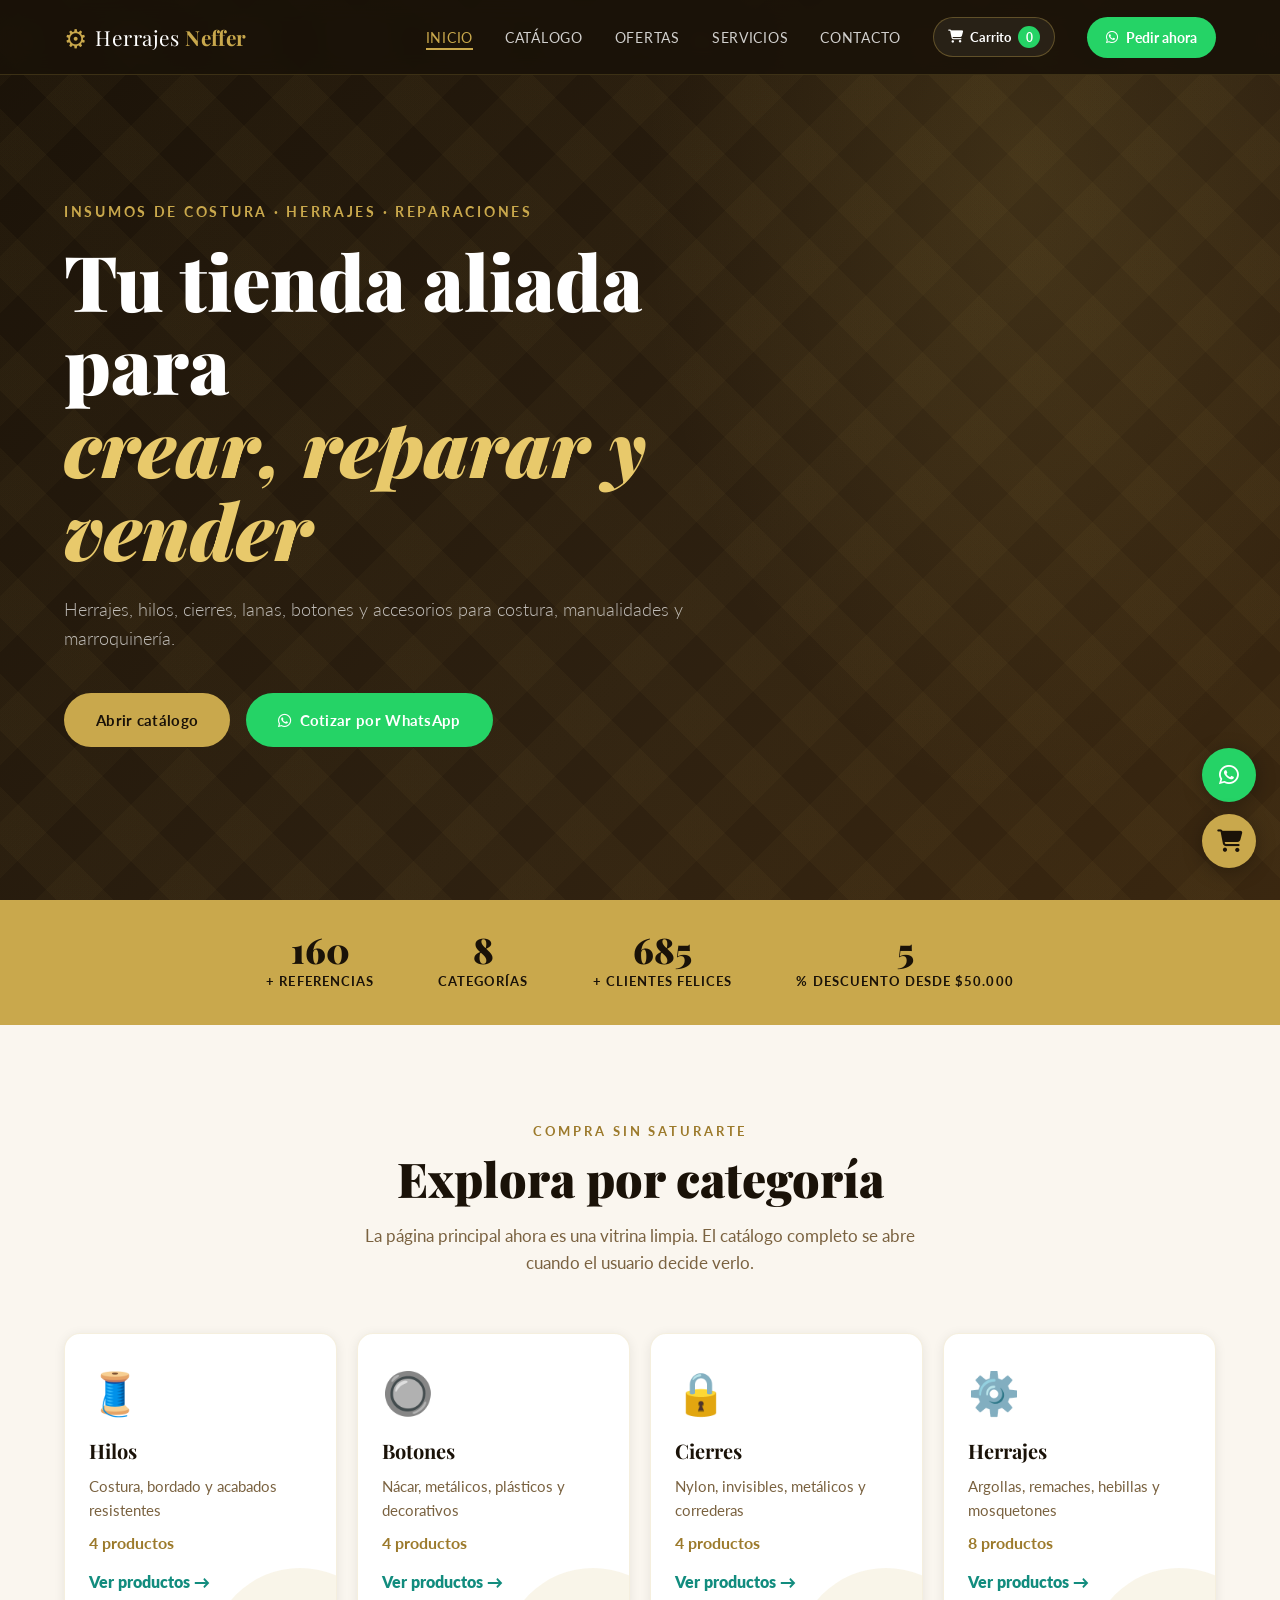
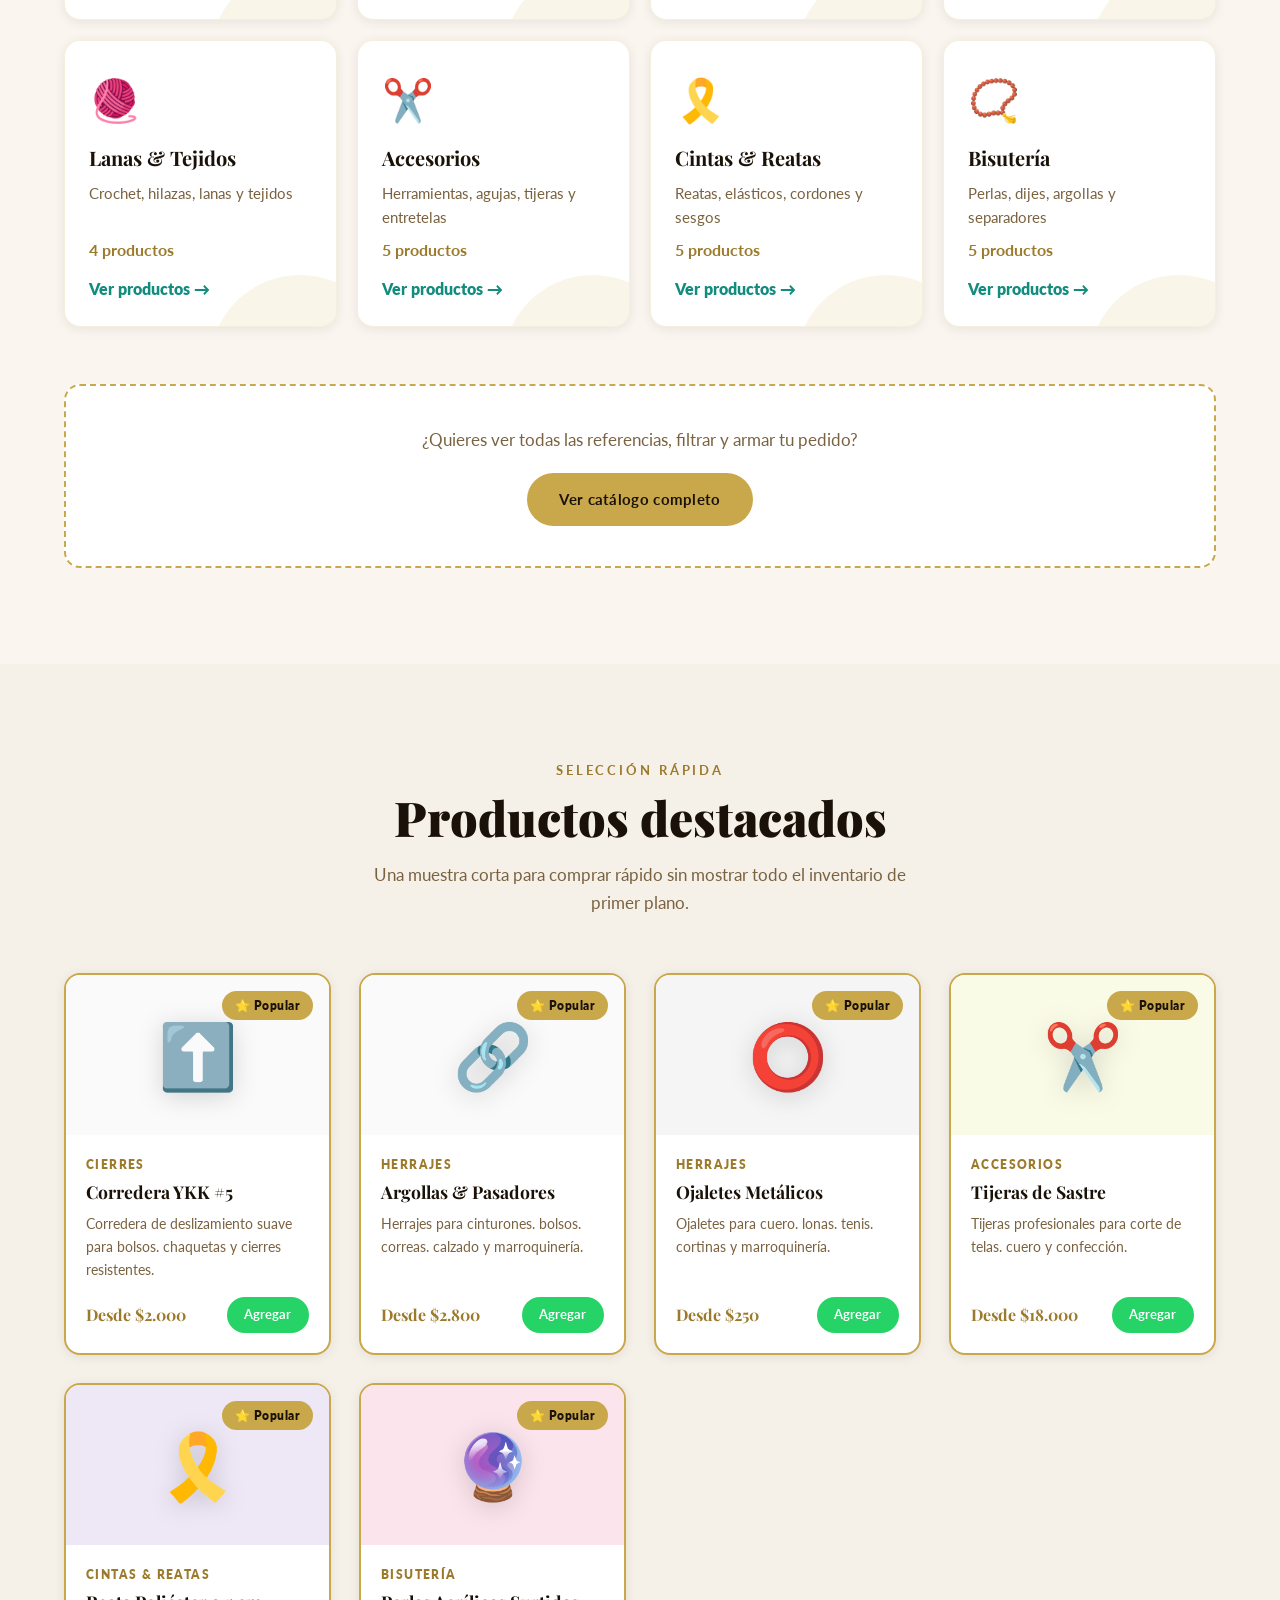
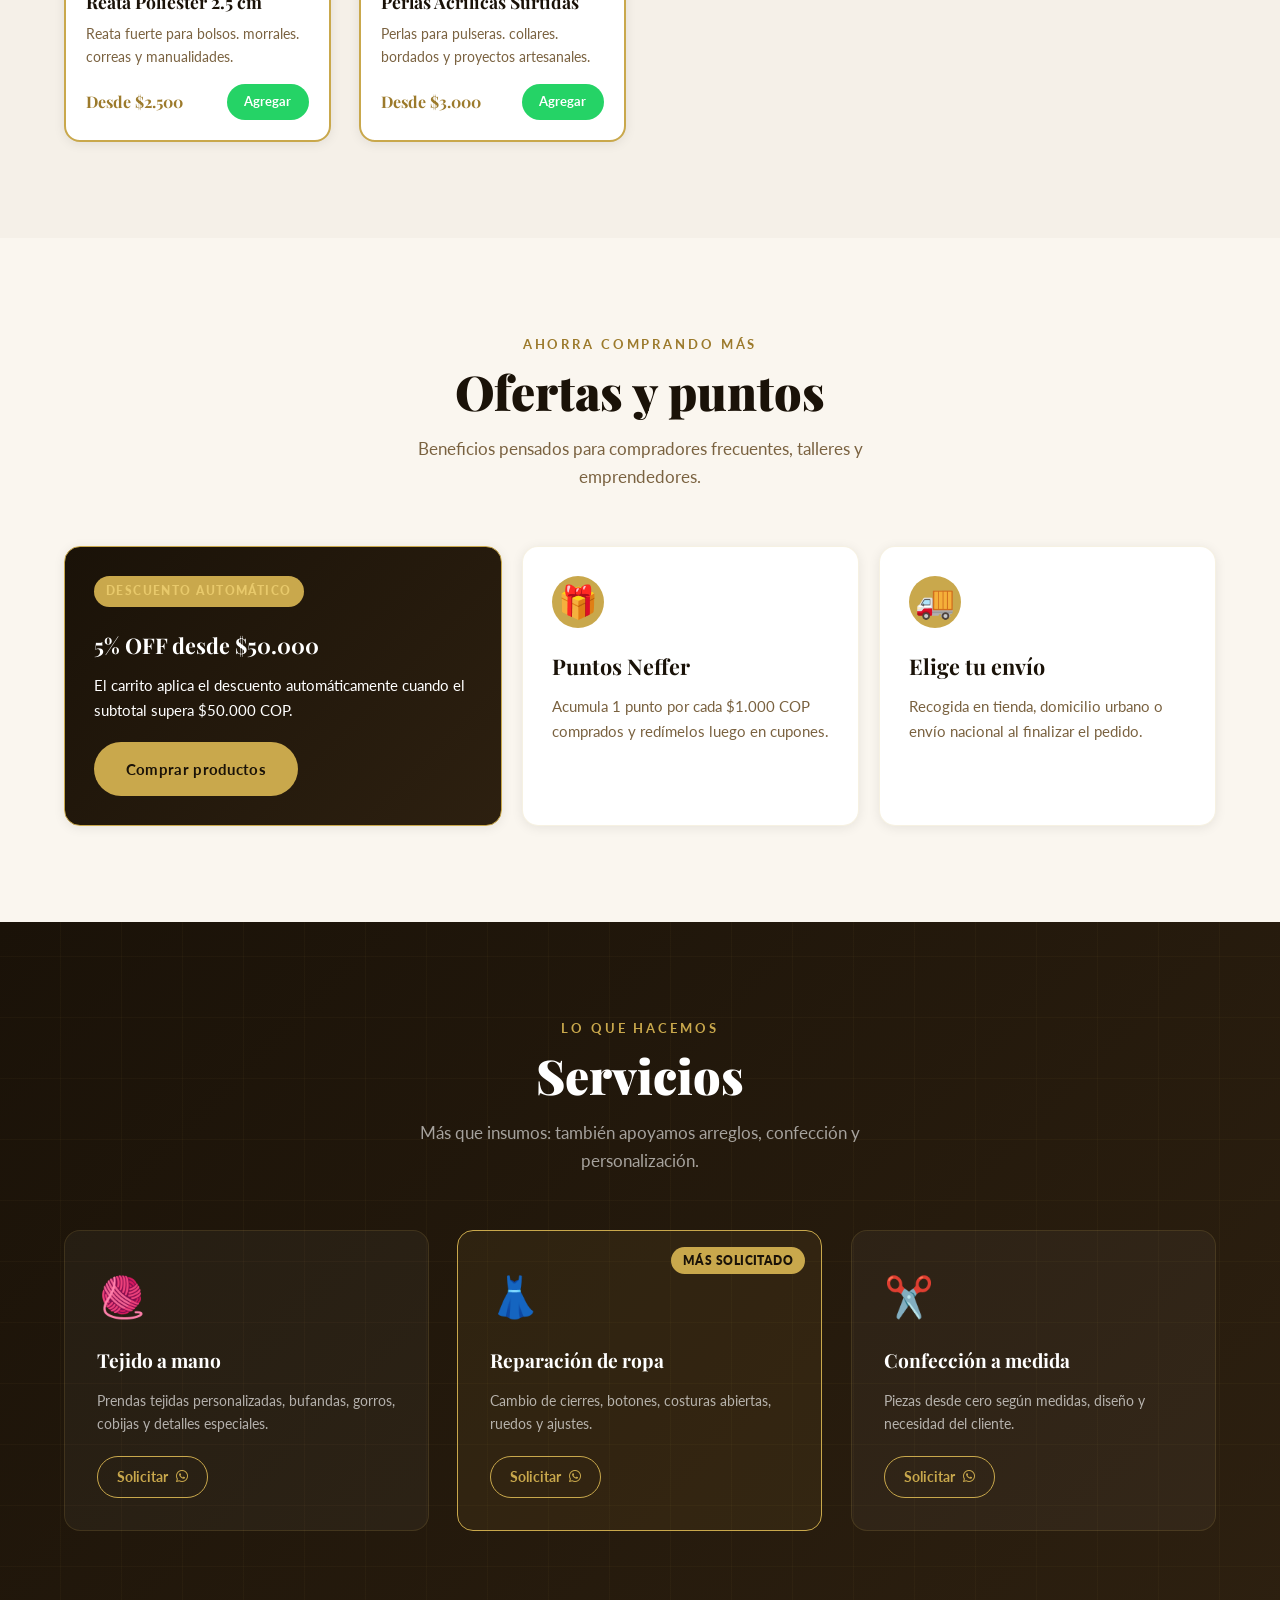
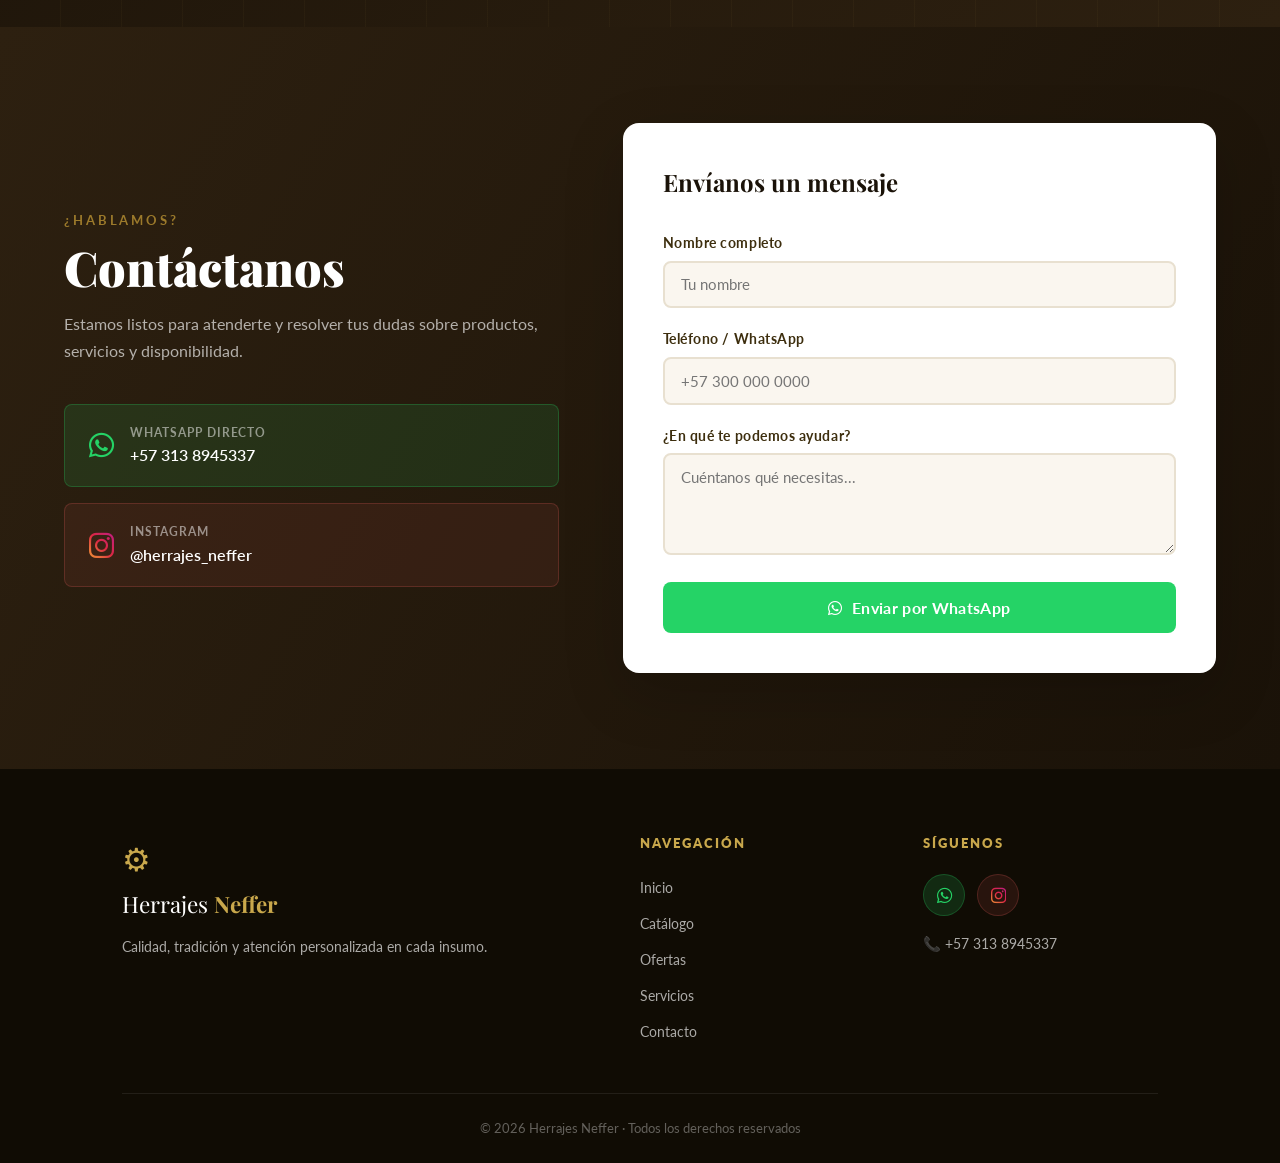
<file: index.html>
<!DOCTYPE html><html lang="es"><head><meta charset="UTF-8" /><meta name="viewport" content="width=device-width, initial-scale=1.0" /><title>Herrajes Neffer – Insumos & Servicios de Costura</title><link rel="stylesheet" href="styles.css" /><link href="https://fonts.googleapis.com/css2?family=Playfair+Display:wght@700;900&family=Lato:wght@300;400;700&display=swap" rel="stylesheet" /><link rel="stylesheet" href="https://cdnjs.cloudflare.com/ajax/libs/font-awesome/6.5.0/css/all.min.css" /></head><body><nav class="navbar" id="navbar"><a class="nav-logo" href="index.html#inicio"><span class="logo-icon">⚙</span><span class="logo-text">Herrajes <strong>Neffer</strong></span></a><button class="hamburger" id="hamburger" aria-label="Abrir menú"><span></span><span></span><span></span></button><ul class="nav-links" id="nav-links"><li><a href="#inicio" class="nav-link">Inicio</a></li><li><a href="catalogo.html" class="nav-link">Catálogo</a></li><li><a href="#ofertas" class="nav-link">Ofertas</a></li><li><a href="#servicios" class="nav-link">Servicios</a></li><li><a href="#contacto" class="nav-link">Contacto</a></li><li><button class="nav-cart-btn" id="open-cart" type="button" aria-label="Abrir carrito"><i class="fa-solid fa-cart-shopping"></i><span>Carrito</span><strong id="cart-count">0</strong></button></li><li><a href="https://wa.me/573138945337" target="_blank" class="nav-cta"><i class="fab fa-whatsapp"></i> Pedir ahora</a></li></ul></nav>
<section class="hero" id="inicio"><div class="hero-bg-pattern"></div><div class="hero-content"><p class="hero-eyebrow">Insumos de costura · Herrajes · Reparaciones</p><h1 class="hero-title">Tu tienda aliada para <br /><em>crear, reparar y vender</em></h1><p class="hero-sub">Herrajes, hilos, cierres, lanas, botones y accesorios para costura, manualidades y marroquinería.</p><div class="hero-btns"><a href="catalogo.html" class="btn btn-primary">Abrir catálogo</a><a href="https://wa.me/573138945337" target="_blank" class="btn btn-wa"><i class="fab fa-whatsapp"></i> Cotizar por WhatsApp</a></div></div></section>
<div class="stats-strip"><div class="stat"><span class="stat-num" data-target="350">0</span><span>+ Referencias</span></div><div class="stat"><span class="stat-num" data-target="8">0</span><span>Categorías</span></div><div class="stat"><span class="stat-num" data-target="1500">0</span><span>+ Clientes felices</span></div><div class="stat"><span class="stat-num" data-target="5">0</span><span>% Descuento desde $50.000</span></div></div>
<section class="section catalog-section" id="catalogo"><div class="container"><div class="section-header"><p class="section-eyebrow">Compra sin saturarte</p><h2 class="section-title">Explora por categoría</h2><p class="section-desc">La página principal ahora es una vitrina limpia. El catálogo completo se abre cuando el usuario decide verlo.</p></div><div class="category-grid"><a class="category-card" href="catalogo.html?cat=hilos">
          <span class="category-emoji">🧵</span><h3>Hilos</h3><p>Costura, bordado y acabados resistentes</p><strong>4 productos</strong><span class="category-link">Ver productos →</span>
        </a>
<a class="category-card" href="catalogo.html?cat=botones">
          <span class="category-emoji">🔘</span><h3>Botones</h3><p>Nácar, metálicos, plásticos y decorativos</p><strong>4 productos</strong><span class="category-link">Ver productos →</span>
        </a>
<a class="category-card" href="catalogo.html?cat=cierres">
          <span class="category-emoji">🔒</span><h3>Cierres</h3><p>Nylon, invisibles, metálicos y correderas</p><strong>4 productos</strong><span class="category-link">Ver productos →</span>
        </a>
<a class="category-card" href="catalogo.html?cat=herrajes">
          <span class="category-emoji">⚙️</span><h3>Herrajes</h3><p>Argollas, remaches, hebillas y mosquetones</p><strong>8 productos</strong><span class="category-link">Ver productos →</span>
        </a>
<a class="category-card" href="catalogo.html?cat=lanas">
          <span class="category-emoji">🧶</span><h3>Lanas & Tejidos</h3><p>Crochet, hilazas, lanas y tejidos</p><strong>4 productos</strong><span class="category-link">Ver productos →</span>
        </a>
<a class="category-card" href="catalogo.html?cat=accesorios">
          <span class="category-emoji">✂️</span><h3>Accesorios</h3><p>Herramientas, agujas, tijeras y entretelas</p><strong>5 productos</strong><span class="category-link">Ver productos →</span>
        </a>
<a class="category-card" href="catalogo.html?cat=cintas">
          <span class="category-emoji">🎗️</span><h3>Cintas & Reatas</h3><p>Reatas, elásticos, cordones y sesgos</p><strong>5 productos</strong><span class="category-link">Ver productos →</span>
        </a>
<a class="category-card" href="catalogo.html?cat=bisuteria">
          <span class="category-emoji">📿</span><h3>Bisutería</h3><p>Perlas, dijes, argollas y separadores</p><strong>5 productos</strong><span class="category-link">Ver productos →</span>
        </a></div><div class="catalog-cta"><p>¿Quieres ver todas las referencias, filtrar y armar tu pedido?</p><a href="catalogo.html" class="btn btn-primary">Ver catálogo completo</a></div></div></section>
<section class="section featured-products-section"><div class="container"><div class="section-header"><p class="section-eyebrow">Selección rápida</p><h2 class="section-title">Productos destacados</h2><p class="section-desc">Una muestra corta para comprar rápido sin mostrar todo el inventario de primer plano.</p></div><div class="products-grid compact-grid"><div class="product-card featured" data-category="cierres" data-name="corredera ykk #5">
      <div class="badge-featured">⭐ Popular</div><div class="product-img" style="background:#fafafa"><span class="product-emoji">⬆️</span></div>
      <div class="product-info"><span class="product-tag">Cierres</span><h3>Corredera YKK #5</h3><p>Corredera de deslizamiento suave para bolsos. chaquetas y cierres resistentes.</p>
      <div class="product-footer"><span class="price">Desde $2.000</span><a href="#" class="btn-card">Agregar</a></div></div></div>
<div class="product-card featured" data-category="herrajes" data-name="argollas &amp; pasadores">
      <div class="badge-featured">⭐ Popular</div><div class="product-img" style="background:#fafafa"><span class="product-emoji">🔗</span></div>
      <div class="product-info"><span class="product-tag">Herrajes</span><h3>Argollas &amp; Pasadores</h3><p>Herrajes para cinturones. bolsos. correas. calzado y marroquinería.</p>
      <div class="product-footer"><span class="price">Desde $2.800</span><a href="#" class="btn-card">Agregar</a></div></div></div>
<div class="product-card featured" data-category="herrajes" data-name="ojaletes metálicos">
      <div class="badge-featured">⭐ Popular</div><div class="product-img" style="background:#f5f5f5"><span class="product-emoji">⭕</span></div>
      <div class="product-info"><span class="product-tag">Herrajes</span><h3>Ojaletes Metálicos</h3><p>Ojaletes para cuero. lonas. tenis. cortinas y marroquinería.</p>
      <div class="product-footer"><span class="price">Desde $250</span><a href="#" class="btn-card">Agregar</a></div></div></div>
<div class="product-card featured" data-category="accesorios" data-name="tijeras de sastre">
      <div class="badge-featured">⭐ Popular</div><div class="product-img" style="background:#f9fbe7"><span class="product-emoji">✂️</span></div>
      <div class="product-info"><span class="product-tag">Accesorios</span><h3>Tijeras de Sastre</h3><p>Tijeras profesionales para corte de telas. cuero y confección.</p>
      <div class="product-footer"><span class="price">Desde $18.000</span><a href="#" class="btn-card">Agregar</a></div></div></div>
<div class="product-card featured" data-category="cintas" data-name="reata poliéster 2.5 cm">
      <div class="badge-featured">⭐ Popular</div><div class="product-img" style="background:#ede7f6"><span class="product-emoji">🎗️</span></div>
      <div class="product-info"><span class="product-tag">Cintas & Reatas</span><h3>Reata Poliéster 2.5 cm</h3><p>Reata fuerte para bolsos. morrales. correas y manualidades.</p>
      <div class="product-footer"><span class="price">Desde $2.500</span><a href="#" class="btn-card">Agregar</a></div></div></div>
<div class="product-card featured" data-category="bisuteria" data-name="perlas acrílicas surtidas">
      <div class="badge-featured">⭐ Popular</div><div class="product-img" style="background:#fce4ec"><span class="product-emoji">🔮</span></div>
      <div class="product-info"><span class="product-tag">Bisutería</span><h3>Perlas Acrílicas Surtidas</h3><p>Perlas para pulseras. collares. bordados y proyectos artesanales.</p>
      <div class="product-footer"><span class="price">Desde $3.000</span><a href="#" class="btn-card">Agregar</a></div></div></div></div></div></section>
<section class="section offers-section" id="ofertas"><div class="container"><div class="section-header"><p class="section-eyebrow">Ahorra comprando más</p><h2 class="section-title">Ofertas y puntos</h2><p class="section-desc">Beneficios pensados para compradores frecuentes, talleres y emprendedores.</p></div><div class="offers-grid"><article class="offer-card main-offer"><span class="offer-kicker">Descuento automático</span><h3>5% OFF desde $50.000</h3><p>El carrito aplica el descuento automáticamente cuando el subtotal supera $50.000 COP.</p><a href="catalogo.html" class="btn btn-primary">Comprar productos</a></article><article class="offer-card"><span class="offer-icon">🎁</span><h3>Puntos Neffer</h3><p>Acumula 1 punto por cada $1.000 COP comprados y redímelos luego en cupones.</p></article><article class="offer-card"><span class="offer-icon">🚚</span><h3>Elige tu envío</h3><p>Recogida en tienda, domicilio urbano o envío nacional al finalizar el pedido.</p></article></div></div></section>
<section class="section services-section" id="servicios"><div class="container"><div class="section-header"><p class="section-eyebrow">Lo que hacemos</p><h2 class="section-title">Servicios</h2><p class="section-desc">Más que insumos: también apoyamos arreglos, confección y personalización.</p></div><div class="services-grid"><div class="service-card"><div class="service-icon">🧶</div><h3>Tejido a mano</h3><p>Prendas tejidas personalizadas, bufandas, gorros, cobijas y detalles especiales.</p><a href="https://wa.me/573138945337?text=Hola!%20Me%20interesa%20el%20servicio%20de%20Tejido%20a%20Mano" target="_blank" class="service-btn">Solicitar <i class="fab fa-whatsapp"></i></a></div><div class="service-card featured-service"><div class="service-badge">Más solicitado</div><div class="service-icon">👗</div><h3>Reparación de ropa</h3><p>Cambio de cierres, botones, costuras abiertas, ruedos y ajustes.</p><a href="https://wa.me/573138945337?text=Hola!%20Necesito%20reparar%20una%20prenda" target="_blank" class="service-btn">Solicitar <i class="fab fa-whatsapp"></i></a></div><div class="service-card"><div class="service-icon">✂️</div><h3>Confección a medida</h3><p>Piezas desde cero según medidas, diseño y necesidad del cliente.</p><a href="https://wa.me/573138945337?text=Hola!%20Me%20interesa%20una%20Confección%20a%20Medida" target="_blank" class="service-btn">Solicitar <i class="fab fa-whatsapp"></i></a></div></div></div></section>
<section class="section contact-section" id="contacto"><div class="container contact-container"><div class="contact-info"><p class="section-eyebrow">¿Hablamos?</p><h2 class="section-title white">Contáctanos</h2><p class="contact-desc">Estamos listos para atenderte y resolver tus dudas sobre productos, servicios y disponibilidad.</p><div class="contact-links"><a href="https://wa.me/573138945337" target="_blank" class="contact-link wa-link"><i class="fab fa-whatsapp"></i><div><span class="cl-label">WhatsApp directo</span><span class="cl-value">+57 313 8945337</span></div></a><a href="https://www.instagram.com/herrajes_neffer/" target="_blank" class="contact-link ig-link"><i class="fab fa-instagram"></i><div><span class="cl-label">Instagram</span><span class="cl-value">@herrajes_neffer</span></div></a></div></div><div class="contact-form-wrap"><form class="contact-form" id="contact-form" novalidate><h3>Envíanos un mensaje</h3><div class="form-group"><label for="nombre">Nombre completo</label><input type="text" id="nombre" name="nombre" placeholder="Tu nombre" required /><span class="error-msg" id="error-nombre"></span></div><div class="form-group"><label for="telefono">Teléfono / WhatsApp</label><input type="tel" id="telefono" name="telefono" placeholder="+57 300 000 0000" required /><span class="error-msg" id="error-telefono"></span></div><div class="form-group"><label for="mensaje">¿En qué te podemos ayudar?</label><textarea id="mensaje" name="mensaje" rows="4" placeholder="Cuéntanos qué necesitas..." required></textarea><span class="error-msg" id="error-mensaje"></span></div><button type="submit" class="btn btn-submit"><i class="fab fa-whatsapp"></i> Enviar por WhatsApp</button><p class="form-note" id="form-success" style="display:none;">✅ ¡Mensaje enviado! Te redirigiremos a WhatsApp.</p></form></div></div></section>
<footer class="footer"><div class="container footer-inner"><div class="footer-brand"><span class="logo-icon">⚙</span><span class="logo-text">Herrajes <strong>Neffer</strong></span><p>Calidad, tradición y atención personalizada en cada insumo.</p></div><div class="footer-links"><h4>Navegación</h4><ul><li><a href="index.html#inicio">Inicio</a></li><li><a href="catalogo.html">Catálogo</a></li><li><a href="index.html#ofertas">Ofertas</a></li><li><a href="index.html#servicios">Servicios</a></li><li><a href="index.html#contacto">Contacto</a></li></ul></div><div class="footer-social"><h4>Síguenos</h4><div class="social-icons"><a href="https://wa.me/573138945337" target="_blank" class="social-icon wa"><i class="fab fa-whatsapp"></i></a><a href="https://www.instagram.com/herrajes_neffer/" target="_blank" class="social-icon ig"><i class="fab fa-instagram"></i></a></div><p class="footer-phone">📞 +57 313 8945337</p></div></div><div class="footer-bottom"><p>© 2026 Herrajes Neffer · Todos los derechos reservados</p></div></footer><div class="float-btns"><a href="https://wa.me/573138945337" target="_blank" class="float-btn float-wa" title="WhatsApp"><i class="fab fa-whatsapp"></i></a><button class="float-btn float-cart" id="open-cart-float" title="Carrito"><i class="fa-solid fa-cart-shopping"></i></button></div>
  <!-- ===== CARRITO / CHECKOUT ===== -->
  <aside class="cart-drawer" id="cart-drawer" aria-hidden="true">
    <div class="cart-panel">
      <div class="cart-head"><div><p class="section-eyebrow">Tu pedido</p><h2>Carrito de compras</h2></div><button class="cart-close" id="close-cart" type="button" aria-label="Cerrar carrito">&times;</button></div>
      <div class="cart-items" id="cart-items"><p class="empty-cart">Tu carrito está vacío. Agrega productos del catálogo.</p></div>
      <div class="cart-summary"><div><span>Subtotal</span><strong id="cart-subtotal">$0 COP</strong></div><div><span>Descuento 5%</span><strong id="cart-discount">-$0 COP</strong></div><div><span>Puntos estimados</span><strong id="cart-points">0 pts</strong></div><div class="cart-total"><span>Total estimado</span><strong id="cart-total">$0 COP</strong></div></div>
      <form class="checkout-form" id="checkout-form">
        <h3>Datos del comprador y envío</h3>
        <div class="checkout-grid">
          <label>Nombre completo<input type="text" id="buyer-name" required placeholder="Nombre y apellido"></label>
          <label>WhatsApp<input type="tel" id="buyer-phone" required placeholder="+57 300 000 0000"></label>
          <label>Ciudad<input type="text" id="buyer-city" required placeholder="Ej: Ocaña"></label>
          <label>Barrio / Dirección<input type="text" id="buyer-address" required placeholder="Dirección de entrega"></label>
          <label>Tipo de envío<select id="shipping-type" required><option value="Recoger en tienda">Recoger en tienda</option><option value="Domicilio urbano">Domicilio urbano</option><option value="Envío nacional">Envío nacional</option></select></label>
          <label>Método de pago<select id="payment-method" required><option value="WhatsApp / confirmar disponibilidad">Confirmar por WhatsApp</option><option value="Link de pago Wompi">Solicitar link Wompi</option><option value="Transferencia Bancolombia">Transferencia Bancolombia</option><option value="Pago contraentrega">Pago contraentrega</option></select></label>
        </div>
        <label>Notas del pedido<textarea id="order-notes" rows="3" placeholder="Color, referencia, cantidad especial o indicaciones de entrega"></textarea></label>
        <button class="btn btn-submit" type="submit"><i class="fab fa-whatsapp"></i> Enviar pedido por WhatsApp</button>
        <p class="checkout-note">La pasarela real requiere backend y cuenta comercial. Esta versión deja listo el flujo para solicitar link Wompi, transferencia o confirmación por WhatsApp.</p>
      </form>
    </div>
  </aside>
<script src="main.js"></script></body></html>
</file>
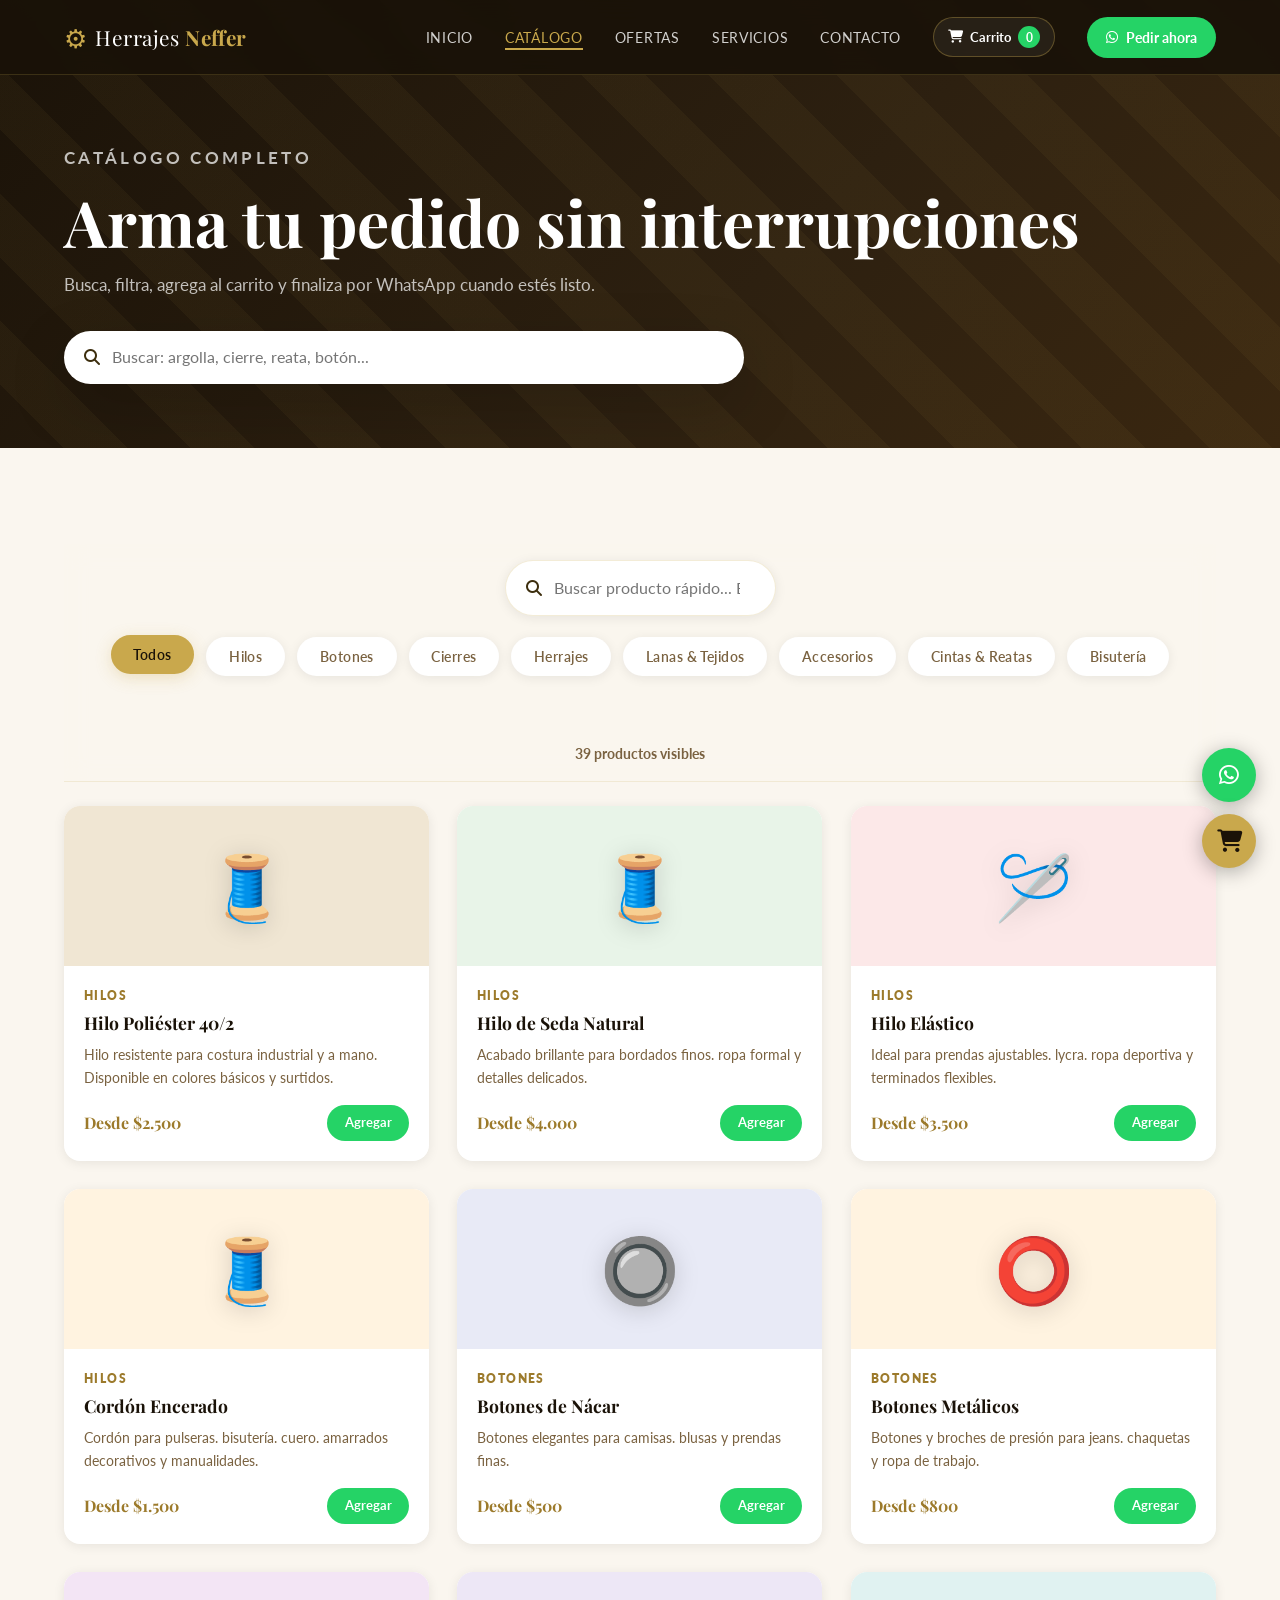
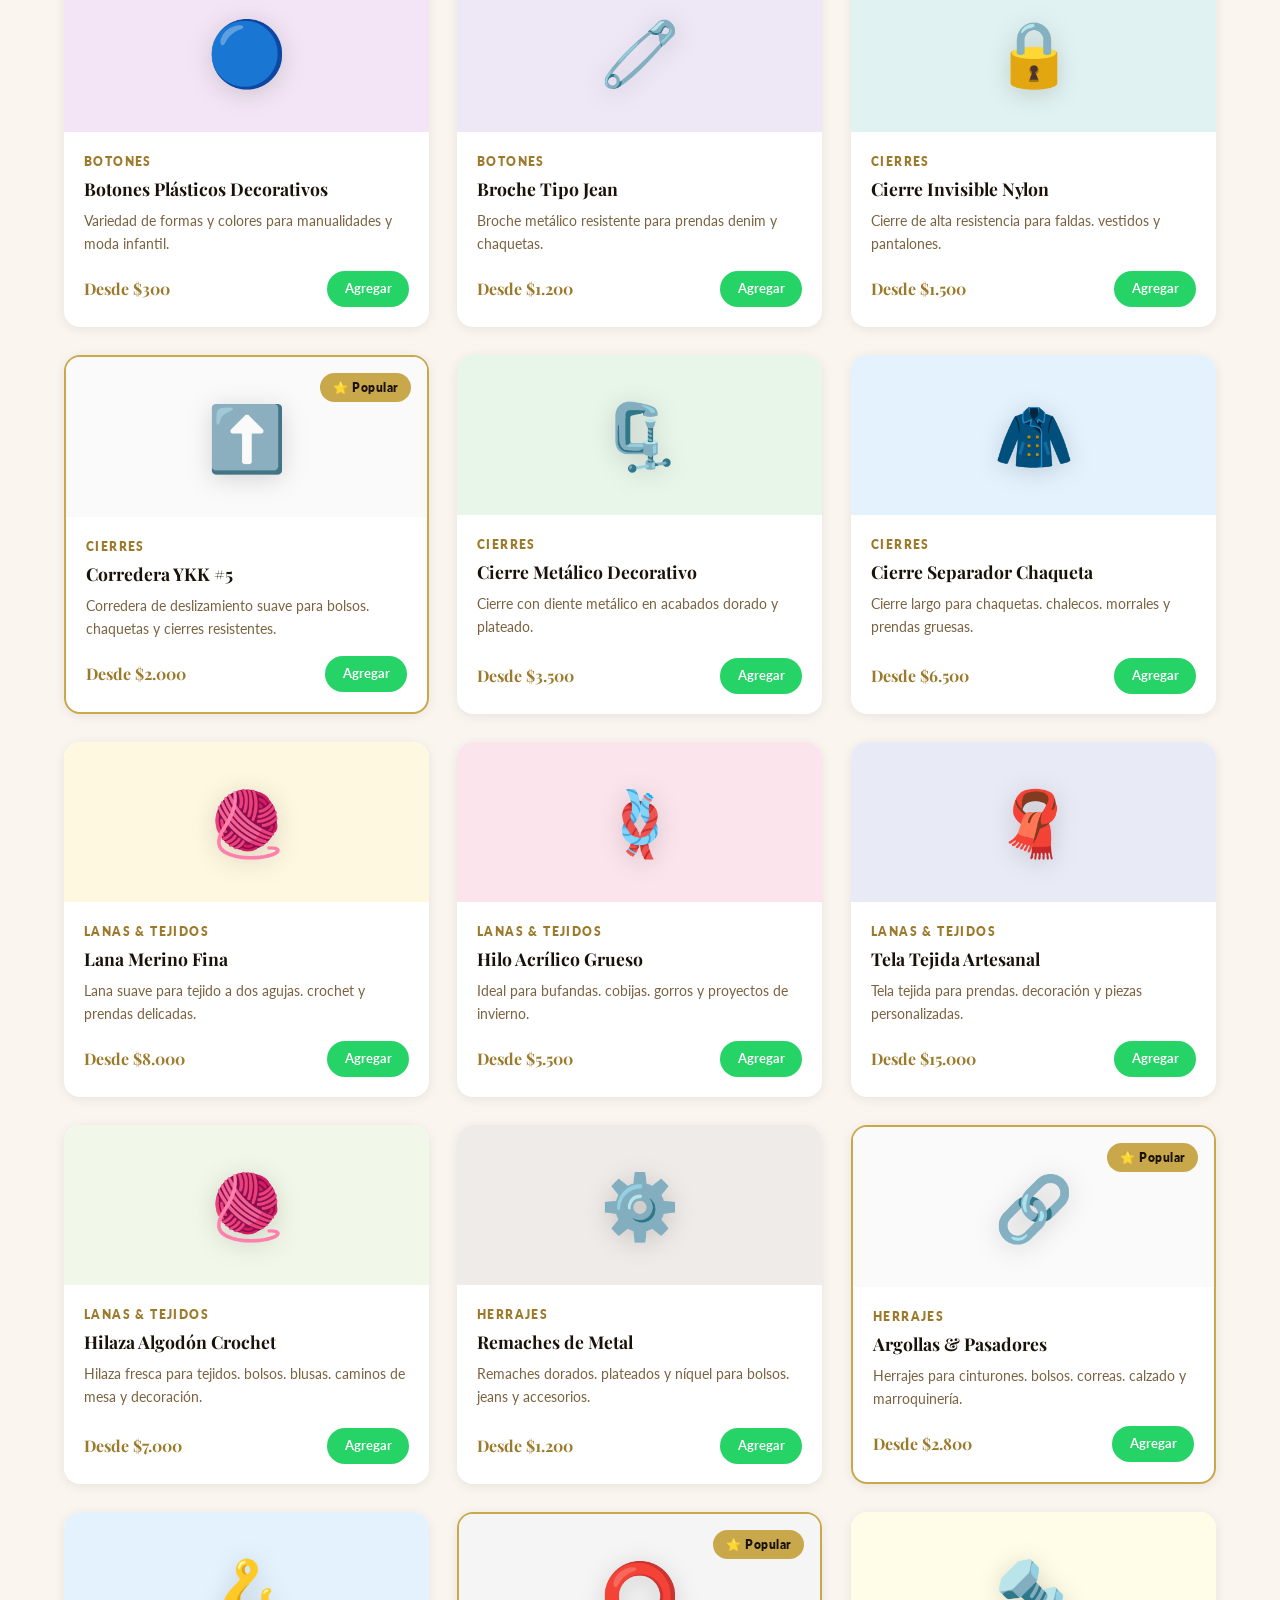
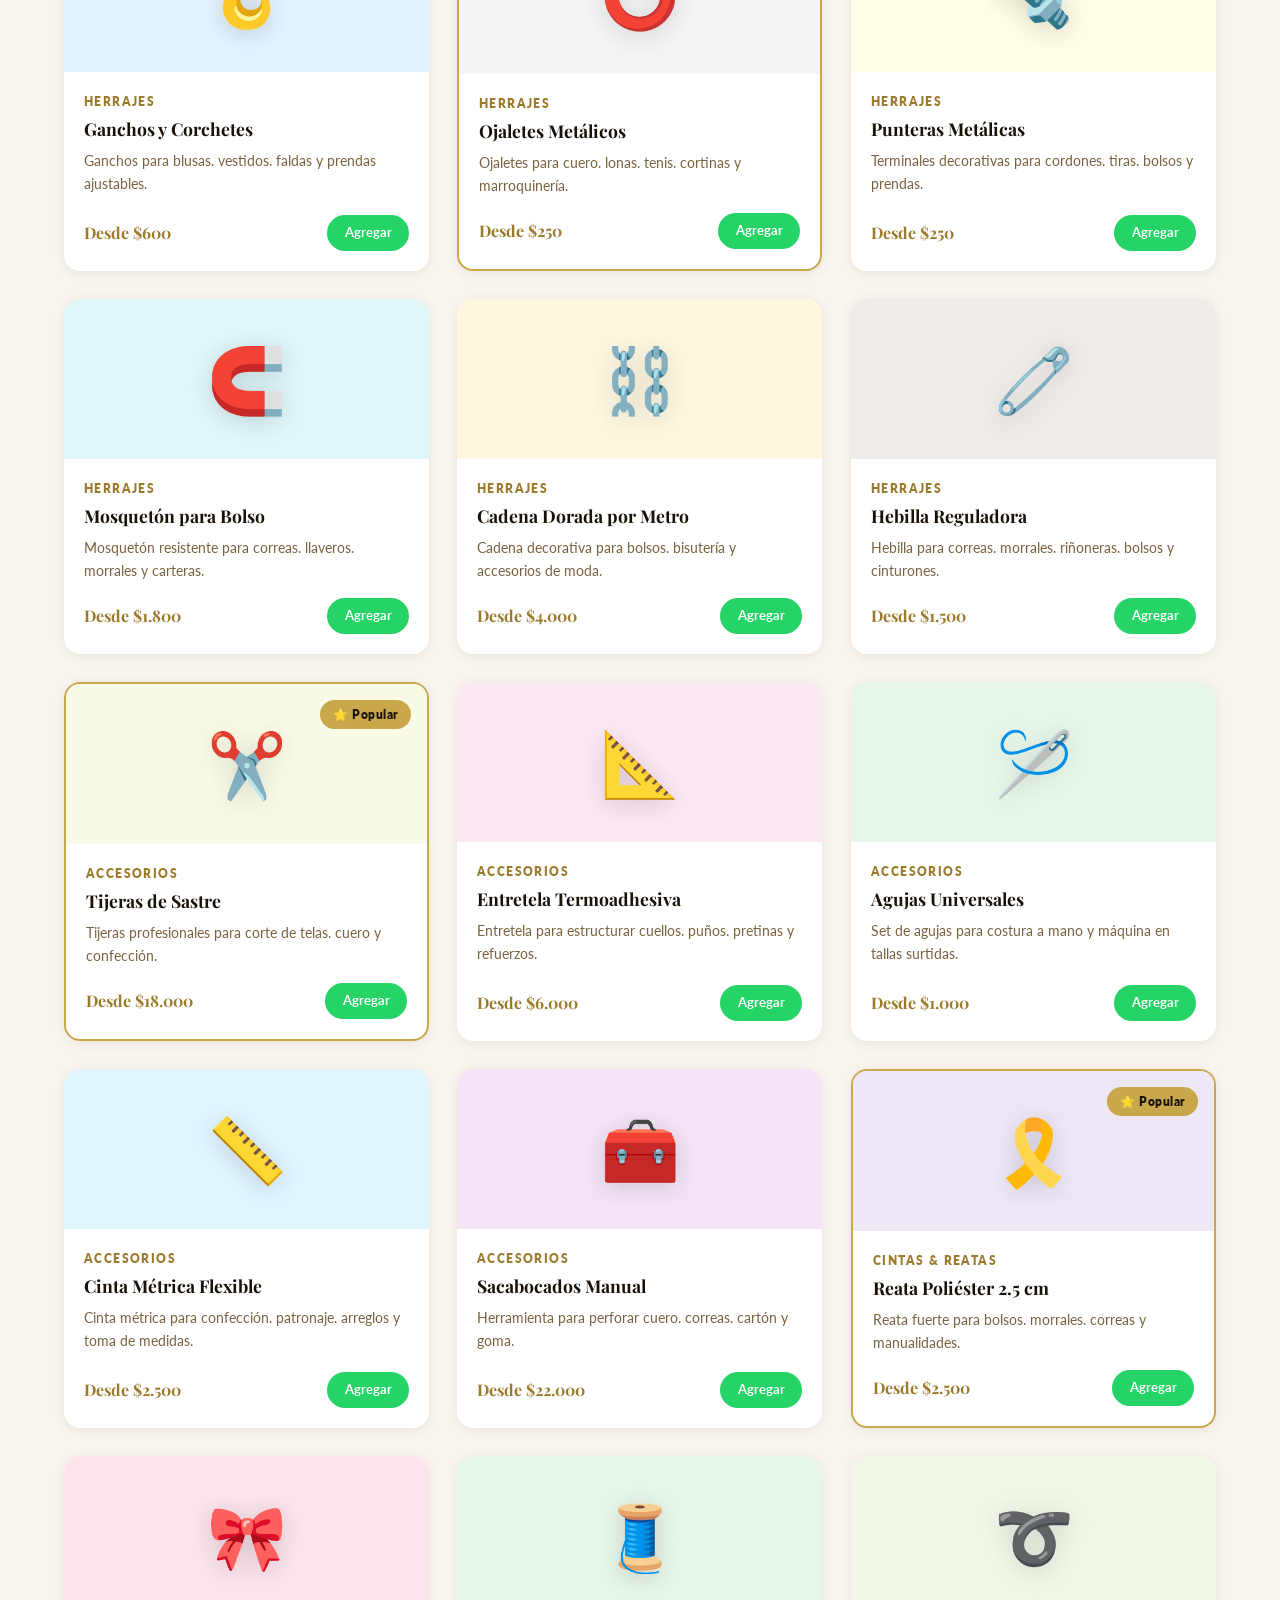
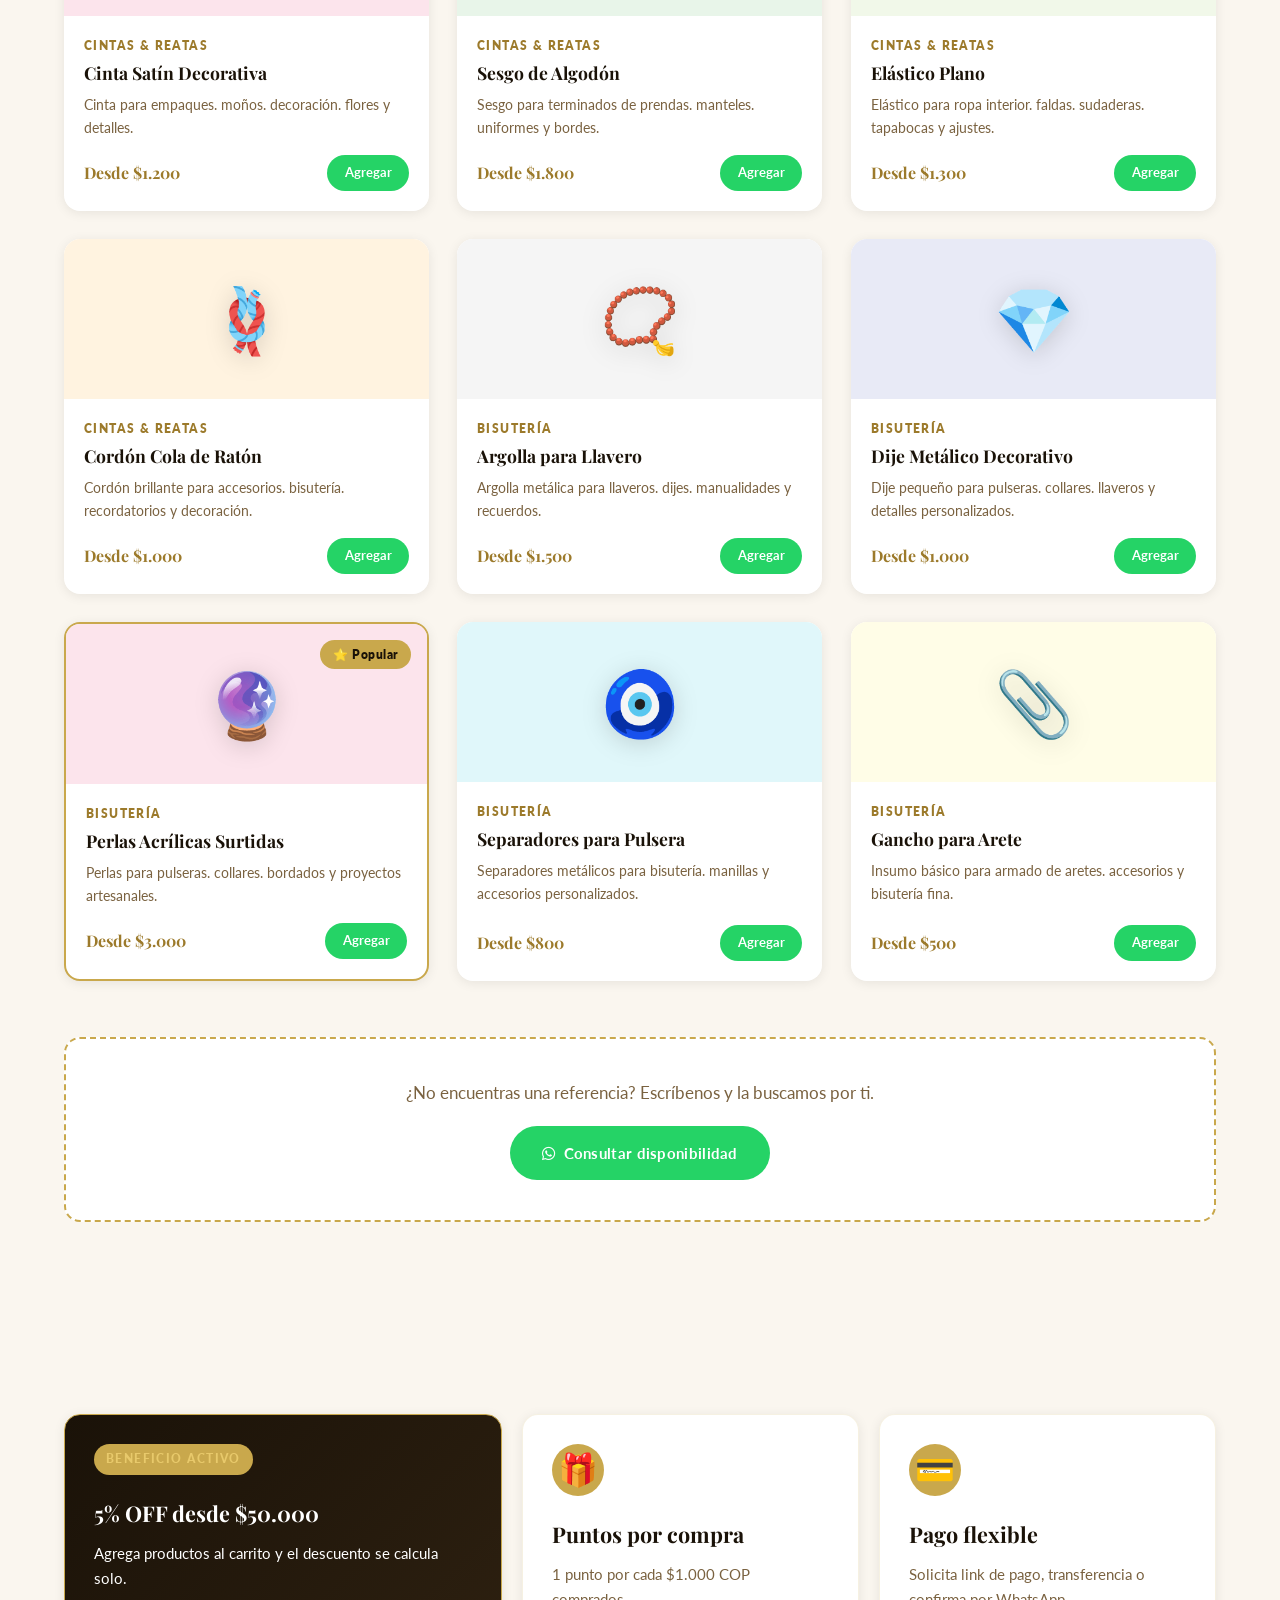
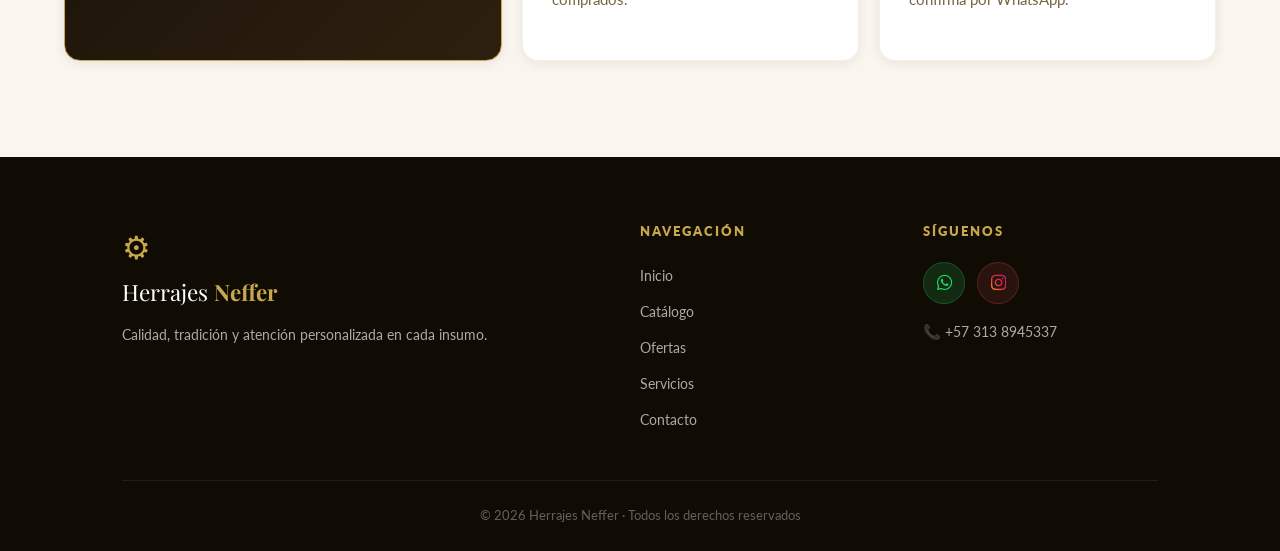
<file: catalogo.html>
<!DOCTYPE html><html lang="es"><head><meta charset="UTF-8" /><meta name="viewport" content="width=device-width, initial-scale=1.0" /><title>Catálogo – Herrajes Neffer</title><link rel="stylesheet" href="styles.css" /><link href="https://fonts.googleapis.com/css2?family=Playfair+Display:wght@700;900&family=Lato:wght@300;400;700&display=swap" rel="stylesheet" /><link rel="stylesheet" href="https://cdnjs.cloudflare.com/ajax/libs/font-awesome/6.5.0/css/all.min.css" /></head><body><nav class="navbar" id="navbar"><a class="nav-logo" href="index.html#inicio"><span class="logo-icon">⚙</span><span class="logo-text">Herrajes <strong>Neffer</strong></span></a><button class="hamburger" id="hamburger" aria-label="Abrir menú"><span></span><span></span><span></span></button><ul class="nav-links" id="nav-links"><li><a href="index.html#inicio" class="nav-link">Inicio</a></li><li><a href="catalogo.html" class="nav-link active-link">Catálogo</a></li><li><a href="index.html#ofertas" class="nav-link">Ofertas</a></li><li><a href="index.html#servicios" class="nav-link">Servicios</a></li><li><a href="index.html#contacto" class="nav-link">Contacto</a></li><li><button class="nav-cart-btn" id="open-cart" type="button" aria-label="Abrir carrito"><i class="fa-solid fa-cart-shopping"></i><span>Carrito</span><strong id="cart-count">0</strong></button></li><li><a href="https://wa.me/573138945337" target="_blank" class="nav-cta"><i class="fab fa-whatsapp"></i> Pedir ahora</a></li></ul></nav>
<section class="catalog-hero"><div class="container"><p class="hero-eyebrow">Catálogo completo</p><h1>Arma tu pedido sin interrupciones</h1><p>Busca, filtra, agrega al carrito y finaliza por WhatsApp cuando estés listo.</p><div class="catalog-search"><i class="fa-solid fa-magnifying-glass"></i><input type="search" id="product-search" class="product-search-input" placeholder="Buscar: argolla, cierre, reata, botón..." /></div></div></section>
<section class="section catalog-section catalog-page" id="catalogo"><div class="container"><div class="catalog-tools"><div class="catalog-search catalog-search-inline"><i class="fa-solid fa-magnifying-glass"></i><input type="search" id="product-search-sticky" class="product-search-input" placeholder="Buscar producto rápido... Ej: argolla, cierre, botón" /></div><div class="filter-bar" id="filter-bar"><button class="filter-btn active" data-filter="all">Todos</button><button class="filter-btn" data-filter="hilos">Hilos</button><button class="filter-btn" data-filter="botones">Botones</button><button class="filter-btn" data-filter="cierres">Cierres</button><button class="filter-btn" data-filter="herrajes">Herrajes</button><button class="filter-btn" data-filter="lanas">Lanas & Tejidos</button><button class="filter-btn" data-filter="accesorios">Accesorios</button><button class="filter-btn" data-filter="cintas">Cintas & Reatas</button><button class="filter-btn" data-filter="bisuteria">Bisutería</button></div><p class="catalog-count" id="catalog-count"></p></div><div class="products-grid" id="products-grid"><div class="product-card" data-category="hilos" data-name="hilo poliéster 40/2">
      <div class="product-img" style="background:#f0e6d3"><span class="product-emoji">🧵</span></div>
      <div class="product-info"><span class="product-tag">Hilos</span><h3>Hilo Poliéster 40/2</h3><p>Hilo resistente para costura industrial y a mano. Disponible en colores básicos y surtidos.</p>
      <div class="product-footer"><span class="price">Desde $2.500</span><a href="#" class="btn-card">Agregar</a></div></div></div>
<div class="product-card" data-category="hilos" data-name="hilo de seda natural">
      <div class="product-img" style="background:#e8f4e8"><span class="product-emoji">🧵</span></div>
      <div class="product-info"><span class="product-tag">Hilos</span><h3>Hilo de Seda Natural</h3><p>Acabado brillante para bordados finos. ropa formal y detalles delicados.</p>
      <div class="product-footer"><span class="price">Desde $4.000</span><a href="#" class="btn-card">Agregar</a></div></div></div>
<div class="product-card" data-category="hilos" data-name="hilo elástico">
      <div class="product-img" style="background:#fce8e8"><span class="product-emoji">🪡</span></div>
      <div class="product-info"><span class="product-tag">Hilos</span><h3>Hilo Elástico</h3><p>Ideal para prendas ajustables. lycra. ropa deportiva y terminados flexibles.</p>
      <div class="product-footer"><span class="price">Desde $3.500</span><a href="#" class="btn-card">Agregar</a></div></div></div>
<div class="product-card" data-category="hilos" data-name="cordón encerado">
      <div class="product-img" style="background:#fff3e0"><span class="product-emoji">🧵</span></div>
      <div class="product-info"><span class="product-tag">Hilos</span><h3>Cordón Encerado</h3><p>Cordón para pulseras. bisutería. cuero. amarrados decorativos y manualidades.</p>
      <div class="product-footer"><span class="price">Desde $1.500</span><a href="#" class="btn-card">Agregar</a></div></div></div>
<div class="product-card" data-category="botones" data-name="botones de nácar">
      <div class="product-img" style="background:#e8eaf6"><span class="product-emoji">🔘</span></div>
      <div class="product-info"><span class="product-tag">Botones</span><h3>Botones de Nácar</h3><p>Botones elegantes para camisas. blusas y prendas finas.</p>
      <div class="product-footer"><span class="price">Desde $500</span><a href="#" class="btn-card">Agregar</a></div></div></div>
<div class="product-card" data-category="botones" data-name="botones metálicos">
      <div class="product-img" style="background:#fff3e0"><span class="product-emoji">⭕</span></div>
      <div class="product-info"><span class="product-tag">Botones</span><h3>Botones Metálicos</h3><p>Botones y broches de presión para jeans. chaquetas y ropa de trabajo.</p>
      <div class="product-footer"><span class="price">Desde $800</span><a href="#" class="btn-card">Agregar</a></div></div></div>
<div class="product-card" data-category="botones" data-name="botones plásticos decorativos">
      <div class="product-img" style="background:#f3e5f5"><span class="product-emoji">🔵</span></div>
      <div class="product-info"><span class="product-tag">Botones</span><h3>Botones Plásticos Decorativos</h3><p>Variedad de formas y colores para manualidades y moda infantil.</p>
      <div class="product-footer"><span class="price">Desde $300</span><a href="#" class="btn-card">Agregar</a></div></div></div>
<div class="product-card" data-category="botones" data-name="broche tipo jean">
      <div class="product-img" style="background:#ede7f6"><span class="product-emoji">🧷</span></div>
      <div class="product-info"><span class="product-tag">Botones</span><h3>Broche Tipo Jean</h3><p>Broche metálico resistente para prendas denim y chaquetas.</p>
      <div class="product-footer"><span class="price">Desde $1.200</span><a href="#" class="btn-card">Agregar</a></div></div></div>
<div class="product-card" data-category="cierres" data-name="cierre invisible nylon">
      <div class="product-img" style="background:#e0f2f1"><span class="product-emoji">🔒</span></div>
      <div class="product-info"><span class="product-tag">Cierres</span><h3>Cierre Invisible Nylon</h3><p>Cierre de alta resistencia para faldas. vestidos y pantalones.</p>
      <div class="product-footer"><span class="price">Desde $1.500</span><a href="#" class="btn-card">Agregar</a></div></div></div>
<div class="product-card featured" data-category="cierres" data-name="corredera ykk #5">
      <div class="badge-featured">⭐ Popular</div><div class="product-img" style="background:#fafafa"><span class="product-emoji">⬆️</span></div>
      <div class="product-info"><span class="product-tag">Cierres</span><h3>Corredera YKK #5</h3><p>Corredera de deslizamiento suave para bolsos. chaquetas y cierres resistentes.</p>
      <div class="product-footer"><span class="price">Desde $2.000</span><a href="#" class="btn-card">Agregar</a></div></div></div>
<div class="product-card" data-category="cierres" data-name="cierre metálico decorativo">
      <div class="product-img" style="background:#e8f5e9"><span class="product-emoji">🗜️</span></div>
      <div class="product-info"><span class="product-tag">Cierres</span><h3>Cierre Metálico Decorativo</h3><p>Cierre con diente metálico en acabados dorado y plateado.</p>
      <div class="product-footer"><span class="price">Desde $3.500</span><a href="#" class="btn-card">Agregar</a></div></div></div>
<div class="product-card" data-category="cierres" data-name="cierre separador chaqueta">
      <div class="product-img" style="background:#e3f2fd"><span class="product-emoji">🧥</span></div>
      <div class="product-info"><span class="product-tag">Cierres</span><h3>Cierre Separador Chaqueta</h3><p>Cierre largo para chaquetas. chalecos. morrales y prendas gruesas.</p>
      <div class="product-footer"><span class="price">Desde $6.500</span><a href="#" class="btn-card">Agregar</a></div></div></div>
<div class="product-card" data-category="lanas" data-name="lana merino fina">
      <div class="product-img" style="background:#fff8e1"><span class="product-emoji">🧶</span></div>
      <div class="product-info"><span class="product-tag">Lanas & Tejidos</span><h3>Lana Merino Fina</h3><p>Lana suave para tejido a dos agujas. crochet y prendas delicadas.</p>
      <div class="product-footer"><span class="price">Desde $8.000</span><a href="#" class="btn-card">Agregar</a></div></div></div>
<div class="product-card" data-category="lanas" data-name="hilo acrílico grueso">
      <div class="product-img" style="background:#fce4ec"><span class="product-emoji">🪢</span></div>
      <div class="product-info"><span class="product-tag">Lanas & Tejidos</span><h3>Hilo Acrílico Grueso</h3><p>Ideal para bufandas. cobijas. gorros y proyectos de invierno.</p>
      <div class="product-footer"><span class="price">Desde $5.500</span><a href="#" class="btn-card">Agregar</a></div></div></div>
<div class="product-card" data-category="lanas" data-name="tela tejida artesanal">
      <div class="product-img" style="background:#e8eaf6"><span class="product-emoji">🧣</span></div>
      <div class="product-info"><span class="product-tag">Lanas & Tejidos</span><h3>Tela Tejida Artesanal</h3><p>Tela tejida para prendas. decoración y piezas personalizadas.</p>
      <div class="product-footer"><span class="price">Desde $15.000</span><a href="#" class="btn-card">Agregar</a></div></div></div>
<div class="product-card" data-category="lanas" data-name="hilaza algodón crochet">
      <div class="product-img" style="background:#f1f8e9"><span class="product-emoji">🧶</span></div>
      <div class="product-info"><span class="product-tag">Lanas & Tejidos</span><h3>Hilaza Algodón Crochet</h3><p>Hilaza fresca para tejidos. bolsos. blusas. caminos de mesa y decoración.</p>
      <div class="product-footer"><span class="price">Desde $7.000</span><a href="#" class="btn-card">Agregar</a></div></div></div>
<div class="product-card" data-category="herrajes" data-name="remaches de metal">
      <div class="product-img" style="background:#efebe9"><span class="product-emoji">⚙️</span></div>
      <div class="product-info"><span class="product-tag">Herrajes</span><h3>Remaches de Metal</h3><p>Remaches dorados. plateados y níquel para bolsos. jeans y accesorios.</p>
      <div class="product-footer"><span class="price">Desde $1.200</span><a href="#" class="btn-card">Agregar</a></div></div></div>
<div class="product-card featured" data-category="herrajes" data-name="argollas &amp; pasadores">
      <div class="badge-featured">⭐ Popular</div><div class="product-img" style="background:#fafafa"><span class="product-emoji">🔗</span></div>
      <div class="product-info"><span class="product-tag">Herrajes</span><h3>Argollas &amp; Pasadores</h3><p>Herrajes para cinturones. bolsos. correas. calzado y marroquinería.</p>
      <div class="product-footer"><span class="price">Desde $2.800</span><a href="#" class="btn-card">Agregar</a></div></div></div>
<div class="product-card" data-category="herrajes" data-name="ganchos y corchetes">
      <div class="product-img" style="background:#e3f2fd"><span class="product-emoji">🪝</span></div>
      <div class="product-info"><span class="product-tag">Herrajes</span><h3>Ganchos y Corchetes</h3><p>Ganchos para blusas. vestidos. faldas y prendas ajustables.</p>
      <div class="product-footer"><span class="price">Desde $600</span><a href="#" class="btn-card">Agregar</a></div></div></div>
<div class="product-card featured" data-category="herrajes" data-name="ojaletes metálicos">
      <div class="badge-featured">⭐ Popular</div><div class="product-img" style="background:#f5f5f5"><span class="product-emoji">⭕</span></div>
      <div class="product-info"><span class="product-tag">Herrajes</span><h3>Ojaletes Metálicos</h3><p>Ojaletes para cuero. lonas. tenis. cortinas y marroquinería.</p>
      <div class="product-footer"><span class="price">Desde $250</span><a href="#" class="btn-card">Agregar</a></div></div></div>
<div class="product-card" data-category="herrajes" data-name="punteras metálicas">
      <div class="product-img" style="background:#fffde7"><span class="product-emoji">🔩</span></div>
      <div class="product-info"><span class="product-tag">Herrajes</span><h3>Punteras Metálicas</h3><p>Terminales decorativas para cordones. tiras. bolsos y prendas.</p>
      <div class="product-footer"><span class="price">Desde $250</span><a href="#" class="btn-card">Agregar</a></div></div></div>
<div class="product-card" data-category="herrajes" data-name="mosquetón para bolso">
      <div class="product-img" style="background:#e0f7fa"><span class="product-emoji">🧲</span></div>
      <div class="product-info"><span class="product-tag">Herrajes</span><h3>Mosquetón para Bolso</h3><p>Mosquetón resistente para correas. llaveros. morrales y carteras.</p>
      <div class="product-footer"><span class="price">Desde $1.800</span><a href="#" class="btn-card">Agregar</a></div></div></div>
<div class="product-card" data-category="herrajes" data-name="cadena dorada por metro">
      <div class="product-img" style="background:#fff8e1"><span class="product-emoji">⛓️</span></div>
      <div class="product-info"><span class="product-tag">Herrajes</span><h3>Cadena Dorada por Metro</h3><p>Cadena decorativa para bolsos. bisutería y accesorios de moda.</p>
      <div class="product-footer"><span class="price">Desde $4.000</span><a href="#" class="btn-card">Agregar</a></div></div></div>
<div class="product-card" data-category="herrajes" data-name="hebilla reguladora">
      <div class="product-img" style="background:#efebe9"><span class="product-emoji">🧷</span></div>
      <div class="product-info"><span class="product-tag">Herrajes</span><h3>Hebilla Reguladora</h3><p>Hebilla para correas. morrales. riñoneras. bolsos y cinturones.</p>
      <div class="product-footer"><span class="price">Desde $1.500</span><a href="#" class="btn-card">Agregar</a></div></div></div>
<div class="product-card featured" data-category="accesorios" data-name="tijeras de sastre">
      <div class="badge-featured">⭐ Popular</div><div class="product-img" style="background:#f9fbe7"><span class="product-emoji">✂️</span></div>
      <div class="product-info"><span class="product-tag">Accesorios</span><h3>Tijeras de Sastre</h3><p>Tijeras profesionales para corte de telas. cuero y confección.</p>
      <div class="product-footer"><span class="price">Desde $18.000</span><a href="#" class="btn-card">Agregar</a></div></div></div>
<div class="product-card" data-category="accesorios" data-name="entretela termoadhesiva">
      <div class="product-img" style="background:#fce8f3"><span class="product-emoji">📐</span></div>
      <div class="product-info"><span class="product-tag">Accesorios</span><h3>Entretela Termoadhesiva</h3><p>Entretela para estructurar cuellos. puños. pretinas y refuerzos.</p>
      <div class="product-footer"><span class="price">Desde $6.000</span><a href="#" class="btn-card">Agregar</a></div></div></div>
<div class="product-card" data-category="accesorios" data-name="agujas universales">
      <div class="product-img" style="background:#e8f5e9"><span class="product-emoji">🪡</span></div>
      <div class="product-info"><span class="product-tag">Accesorios</span><h3>Agujas Universales</h3><p>Set de agujas para costura a mano y máquina en tallas surtidas.</p>
      <div class="product-footer"><span class="price">Desde $1.000</span><a href="#" class="btn-card">Agregar</a></div></div></div>
<div class="product-card" data-category="accesorios" data-name="cinta métrica flexible">
      <div class="product-img" style="background:#e1f5fe"><span class="product-emoji">📏</span></div>
      <div class="product-info"><span class="product-tag">Accesorios</span><h3>Cinta Métrica Flexible</h3><p>Cinta métrica para confección. patronaje. arreglos y toma de medidas.</p>
      <div class="product-footer"><span class="price">Desde $2.500</span><a href="#" class="btn-card">Agregar</a></div></div></div>
<div class="product-card" data-category="accesorios" data-name="sacabocados manual">
      <div class="product-img" style="background:#f3e5f5"><span class="product-emoji">🧰</span></div>
      <div class="product-info"><span class="product-tag">Accesorios</span><h3>Sacabocados Manual</h3><p>Herramienta para perforar cuero. correas. cartón y goma.</p>
      <div class="product-footer"><span class="price">Desde $22.000</span><a href="#" class="btn-card">Agregar</a></div></div></div>
<div class="product-card featured" data-category="cintas" data-name="reata poliéster 2.5 cm">
      <div class="badge-featured">⭐ Popular</div><div class="product-img" style="background:#ede7f6"><span class="product-emoji">🎗️</span></div>
      <div class="product-info"><span class="product-tag">Cintas & Reatas</span><h3>Reata Poliéster 2.5 cm</h3><p>Reata fuerte para bolsos. morrales. correas y manualidades.</p>
      <div class="product-footer"><span class="price">Desde $2.500</span><a href="#" class="btn-card">Agregar</a></div></div></div>
<div class="product-card" data-category="cintas" data-name="cinta satín decorativa">
      <div class="product-img" style="background:#fce4ec"><span class="product-emoji">🎀</span></div>
      <div class="product-info"><span class="product-tag">Cintas & Reatas</span><h3>Cinta Satín Decorativa</h3><p>Cinta para empaques. moños. decoración. flores y detalles.</p>
      <div class="product-footer"><span class="price">Desde $1.200</span><a href="#" class="btn-card">Agregar</a></div></div></div>
<div class="product-card" data-category="cintas" data-name="sesgo de algodón">
      <div class="product-img" style="background:#e8f5e9"><span class="product-emoji">🧵</span></div>
      <div class="product-info"><span class="product-tag">Cintas & Reatas</span><h3>Sesgo de Algodón</h3><p>Sesgo para terminados de prendas. manteles. uniformes y bordes.</p>
      <div class="product-footer"><span class="price">Desde $1.800</span><a href="#" class="btn-card">Agregar</a></div></div></div>
<div class="product-card" data-category="cintas" data-name="elástico plano">
      <div class="product-img" style="background:#f1f8e9"><span class="product-emoji">➰</span></div>
      <div class="product-info"><span class="product-tag">Cintas & Reatas</span><h3>Elástico Plano</h3><p>Elástico para ropa interior. faldas. sudaderas. tapabocas y ajustes.</p>
      <div class="product-footer"><span class="price">Desde $1.300</span><a href="#" class="btn-card">Agregar</a></div></div></div>
<div class="product-card" data-category="cintas" data-name="cordón cola de ratón">
      <div class="product-img" style="background:#fff3e0"><span class="product-emoji">🪢</span></div>
      <div class="product-info"><span class="product-tag">Cintas & Reatas</span><h3>Cordón Cola de Ratón</h3><p>Cordón brillante para accesorios. bisutería. recordatorios y decoración.</p>
      <div class="product-footer"><span class="price">Desde $1.000</span><a href="#" class="btn-card">Agregar</a></div></div></div>
<div class="product-card" data-category="bisuteria" data-name="argolla para llavero">
      <div class="product-img" style="background:#f5f5f5"><span class="product-emoji">📿</span></div>
      <div class="product-info"><span class="product-tag">Bisutería</span><h3>Argolla para Llavero</h3><p>Argolla metálica para llaveros. dijes. manualidades y recuerdos.</p>
      <div class="product-footer"><span class="price">Desde $1.500</span><a href="#" class="btn-card">Agregar</a></div></div></div>
<div class="product-card" data-category="bisuteria" data-name="dije metálico decorativo">
      <div class="product-img" style="background:#e8eaf6"><span class="product-emoji">💎</span></div>
      <div class="product-info"><span class="product-tag">Bisutería</span><h3>Dije Metálico Decorativo</h3><p>Dije pequeño para pulseras. collares. llaveros y detalles personalizados.</p>
      <div class="product-footer"><span class="price">Desde $1.000</span><a href="#" class="btn-card">Agregar</a></div></div></div>
<div class="product-card featured" data-category="bisuteria" data-name="perlas acrílicas surtidas">
      <div class="badge-featured">⭐ Popular</div><div class="product-img" style="background:#fce4ec"><span class="product-emoji">🔮</span></div>
      <div class="product-info"><span class="product-tag">Bisutería</span><h3>Perlas Acrílicas Surtidas</h3><p>Perlas para pulseras. collares. bordados y proyectos artesanales.</p>
      <div class="product-footer"><span class="price">Desde $3.000</span><a href="#" class="btn-card">Agregar</a></div></div></div>
<div class="product-card" data-category="bisuteria" data-name="separadores para pulsera">
      <div class="product-img" style="background:#e0f7fa"><span class="product-emoji">🧿</span></div>
      <div class="product-info"><span class="product-tag">Bisutería</span><h3>Separadores para Pulsera</h3><p>Separadores metálicos para bisutería. manillas y accesorios personalizados.</p>
      <div class="product-footer"><span class="price">Desde $800</span><a href="#" class="btn-card">Agregar</a></div></div></div>
<div class="product-card" data-category="bisuteria" data-name="gancho para arete">
      <div class="product-img" style="background:#fffde7"><span class="product-emoji">📎</span></div>
      <div class="product-info"><span class="product-tag">Bisutería</span><h3>Gancho para Arete</h3><p>Insumo básico para armado de aretes. accesorios y bisutería fina.</p>
      <div class="product-footer"><span class="price">Desde $500</span><a href="#" class="btn-card">Agregar</a></div></div></div></div><div class="catalog-cta"><p>¿No encuentras una referencia? Escríbenos y la buscamos por ti.</p><a href="https://wa.me/573138945337?text=Hola!%20Busco%20un%20producto%20específico..." target="_blank" class="btn btn-wa"><i class="fab fa-whatsapp"></i> Consultar disponibilidad</a></div></div></section>
<section class="section offers-section compact-offers"><div class="container"><div class="offers-grid"><article class="offer-card main-offer"><span class="offer-kicker">Beneficio activo</span><h3>5% OFF desde $50.000</h3><p>Agrega productos al carrito y el descuento se calcula solo.</p></article><article class="offer-card"><span class="offer-icon">🎁</span><h3>Puntos por compra</h3><p>1 punto por cada $1.000 COP comprados.</p></article><article class="offer-card"><span class="offer-icon">💳</span><h3>Pago flexible</h3><p>Solicita link de pago, transferencia o confirma por WhatsApp.</p></article></div></div></section>
<footer class="footer"><div class="container footer-inner"><div class="footer-brand"><span class="logo-icon">⚙</span><span class="logo-text">Herrajes <strong>Neffer</strong></span><p>Calidad, tradición y atención personalizada en cada insumo.</p></div><div class="footer-links"><h4>Navegación</h4><ul><li><a href="index.html#inicio">Inicio</a></li><li><a href="catalogo.html">Catálogo</a></li><li><a href="index.html#ofertas">Ofertas</a></li><li><a href="index.html#servicios">Servicios</a></li><li><a href="index.html#contacto">Contacto</a></li></ul></div><div class="footer-social"><h4>Síguenos</h4><div class="social-icons"><a href="https://wa.me/573138945337" target="_blank" class="social-icon wa"><i class="fab fa-whatsapp"></i></a><a href="https://www.instagram.com/herrajes_neffer/" target="_blank" class="social-icon ig"><i class="fab fa-instagram"></i></a></div><p class="footer-phone">📞 +57 313 8945337</p></div></div><div class="footer-bottom"><p>© 2026 Herrajes Neffer · Todos los derechos reservados</p></div></footer><div class="float-btns"><a href="https://wa.me/573138945337" target="_blank" class="float-btn float-wa" title="WhatsApp"><i class="fab fa-whatsapp"></i></a><button class="float-btn float-cart" id="open-cart-float" title="Carrito"><i class="fa-solid fa-cart-shopping"></i></button></div>
  <!-- ===== CARRITO / CHECKOUT ===== -->
  <aside class="cart-drawer" id="cart-drawer" aria-hidden="true">
    <div class="cart-panel">
      <div class="cart-head"><div><p class="section-eyebrow">Tu pedido</p><h2>Carrito de compras</h2></div><button class="cart-close" id="close-cart" type="button" aria-label="Cerrar carrito">&times;</button></div>
      <div class="cart-items" id="cart-items"><p class="empty-cart">Tu carrito está vacío. Agrega productos del catálogo.</p></div>
      <div class="cart-summary"><div><span>Subtotal</span><strong id="cart-subtotal">$0 COP</strong></div><div><span>Descuento 5%</span><strong id="cart-discount">-$0 COP</strong></div><div><span>Puntos estimados</span><strong id="cart-points">0 pts</strong></div><div class="cart-total"><span>Total estimado</span><strong id="cart-total">$0 COP</strong></div></div>
      <form class="checkout-form" id="checkout-form">
        <h3>Datos del comprador y envío</h3>
        <div class="checkout-grid">
          <label>Nombre completo<input type="text" id="buyer-name" required placeholder="Nombre y apellido"></label>
          <label>WhatsApp<input type="tel" id="buyer-phone" required placeholder="+57 300 000 0000"></label>
          <label>Ciudad<input type="text" id="buyer-city" required placeholder="Ej: Ocaña"></label>
          <label>Barrio / Dirección<input type="text" id="buyer-address" required placeholder="Dirección de entrega"></label>
          <label>Tipo de envío<select id="shipping-type" required><option value="Recoger en tienda">Recoger en tienda</option><option value="Domicilio urbano">Domicilio urbano</option><option value="Envío nacional">Envío nacional</option></select></label>
          <label>Método de pago<select id="payment-method" required><option value="WhatsApp / confirmar disponibilidad">Confirmar por WhatsApp</option><option value="Link de pago Wompi">Solicitar link Wompi</option><option value="Transferencia Bancolombia">Transferencia Bancolombia</option><option value="Pago contraentrega">Pago contraentrega</option></select></label>
        </div>
        <label>Notas del pedido<textarea id="order-notes" rows="3" placeholder="Color, referencia, cantidad especial o indicaciones de entrega"></textarea></label>
        <button class="btn btn-submit" type="submit"><i class="fab fa-whatsapp"></i> Enviar pedido por WhatsApp</button>
        <p class="checkout-note">La pasarela real requiere backend y cuenta comercial. Esta versión deja listo el flujo para solicitar link Wompi, transferencia o confirmación por WhatsApp.</p>
      </form>
    </div>
  </aside>
<script src="main.js"></script></body></html>
</file>
<file: styles.css>
/* =============================================
   HERRAJES NEFFER — styles.css
   CSS3 · Diseño elegante artesanal
   ============================================= */

/* === VARIABLES & RESET === */
:root {
  --gold: #c9a84c;
  --gold-light: #e8c96b;
  --gold-dark: #9c7a2b;
  --cream: #faf6ef;
  --dark: #1a1208;
  --dark-2: #2d2010;
  --text: #3d2e0e;
  --text-light: #7a6240;
  --white: #ffffff;
  --gray-light: #f5f0e8;
  --wa-green: #25d366;
  --wa-dark: #128c7e;
  --ig-grad: linear-gradient(45deg, #f09433, #e6683c, #dc2743, #cc2366, #bc1888);
  --shadow-sm: 0 2px 12px rgba(0,0,0,0.08);
  --shadow-md: 0 8px 32px rgba(0,0,0,0.12);
  --shadow-lg: 0 20px 60px rgba(0,0,0,0.18);
  --radius: 16px;
  --radius-sm: 8px;
  --transition: all 0.3s cubic-bezier(0.4, 0, 0.2, 1);
  --font-heading: 'Playfair Display', Georgia, serif;
  --font-body: 'Lato', 'Helvetica Neue', Arial, sans-serif;
}

*, *::before, *::after {
  box-sizing: border-box;
  margin: 0;
  padding: 0;
}

html {
  scroll-behavior: smooth;
  font-size: 16px;
}

body {
  font-family: var(--font-body);
  background-color: var(--cream);
  color: var(--text);
  line-height: 1.65;
  overflow-x: hidden;
}

a { text-decoration: none; color: inherit; }
ul { list-style: none; }
img { max-width: 100%; display: block; }
button { cursor: pointer; border: none; background: none; font-family: inherit; }

.container {
  width: 90%;
  max-width: 1200px;
  margin: 0 auto;
}

/* === NAVBAR === */
.navbar {
  position: fixed;
  top: 0; left: 0; right: 0;
  z-index: 1000;
  display: flex;
  align-items: center;
  justify-content: space-between;
  padding: 1rem 5%;
  background: rgba(26, 18, 8, 0.92);
  backdrop-filter: blur(12px);
  border-bottom: 1px solid rgba(201,168,76,0.2);
  transition: var(--transition);
}

.navbar.scrolled {
  padding: 0.75rem 5%;
  background: rgba(26, 18, 8, 0.98);
  box-shadow: 0 4px 24px rgba(0,0,0,0.4);
}

.nav-logo {
  display: flex;
  align-items: center;
  gap: 0.5rem;
  color: var(--white);
  font-family: var(--font-heading);
  font-size: 1.3rem;
  letter-spacing: 0.02em;
}

.logo-icon {
  color: var(--gold);
  font-size: 1.6rem;
  animation: spin-slow 8s linear infinite;
}

@keyframes spin-slow {
  from { transform: rotate(0deg); }
  to { transform: rotate(360deg); }
}

.logo-text strong { color: var(--gold); }

.nav-links {
  display: flex;
  align-items: center;
  gap: 2rem;
}

.nav-link {
  color: rgba(255,255,255,0.8);
  font-size: 0.9rem;
  font-weight: 400;
  letter-spacing: 0.05em;
  text-transform: uppercase;
  transition: var(--transition);
  position: relative;
}

.nav-link::after {
  content: '';
  position: absolute;
  bottom: -4px; left: 0;
  width: 0; height: 2px;
  background: var(--gold);
  transition: var(--transition);
}

.nav-link:hover { color: var(--gold); }
.nav-link:hover::after { width: 100%; }

.nav-cta {
  display: flex;
  align-items: center;
  gap: 0.5rem;
  background: var(--wa-green);
  color: var(--white) !important;
  padding: 0.55rem 1.2rem;
  border-radius: 50px;
  font-size: 0.88rem;
  font-weight: 700;
  transition: var(--transition);
}
.nav-cta:hover { background: var(--wa-dark); transform: scale(1.05); }

/* Hamburger */
.hamburger {
  display: none;
  flex-direction: column;
  gap: 5px;
  padding: 4px;
}
.hamburger span {
  display: block;
  width: 26px; height: 2px;
  background: var(--gold);
  border-radius: 2px;
  transition: var(--transition);
}
.hamburger.open span:nth-child(1) { transform: rotate(45deg) translate(5px,5px); }
.hamburger.open span:nth-child(2) { opacity: 0; }
.hamburger.open span:nth-child(3) { transform: rotate(-45deg) translate(5px,-5px); }

/* === HERO === */
.hero {
  min-height: 100vh;
  background: linear-gradient(135deg, var(--dark) 0%, var(--dark-2) 60%, #3a2710 100%);
  display: flex;
  align-items: center;
  position: relative;
  overflow: hidden;
  padding: 8rem 5% 5rem;
}

.hero-bg-pattern {
  position: absolute;
  inset: 0;
  background-image:
    repeating-linear-gradient(45deg, transparent, transparent 40px, rgba(201,168,76,0.04) 40px, rgba(201,168,76,0.04) 80px),
    repeating-linear-gradient(-45deg, transparent, transparent 40px, rgba(201,168,76,0.03) 40px, rgba(201,168,76,0.03) 80px);
  pointer-events: none;
}

.hero::before {
  content: '';
  position: absolute;
  top: -50%;
  right: -10%;
  width: 60vw;
  height: 140%;
  background: radial-gradient(ellipse, rgba(201,168,76,0.12) 0%, transparent 70%);
  pointer-events: none;
}

.hero-content {
  position: relative;
  z-index: 2;
  max-width: 680px;
}

.hero-eyebrow {
  color: var(--gold);
  font-size: 0.85rem;
  letter-spacing: 0.2em;
  text-transform: uppercase;
  font-weight: 700;
  margin-bottom: 1rem;
  opacity: 0;
  animation: fadeUp 0.8s 0.2s forwards;
}

.hero-title {
  font-family: var(--font-heading);
  font-size: clamp(2.8rem, 6vw, 5rem);
  font-weight: 900;
  color: var(--white);
  line-height: 1.08;
  margin-bottom: 1.5rem;
  opacity: 0;
  animation: fadeUp 0.8s 0.4s forwards;
}

.hero-title em {
  font-style: italic;
  color: var(--gold-light);
}

.hero-sub {
  color: rgba(255,255,255,0.7);
  font-size: 1.1rem;
  font-weight: 300;
  margin-bottom: 2.5rem;
  opacity: 0;
  animation: fadeUp 0.8s 0.6s forwards;
}

.hero-btns {
  display: flex;
  gap: 1rem;
  flex-wrap: wrap;
  opacity: 0;
  animation: fadeUp 0.8s 0.8s forwards;
}

/* === BUTTONS === */
.btn {
  display: inline-flex;
  align-items: center;
  gap: 0.5rem;
  padding: 0.9rem 2rem;
  border-radius: 50px;
  font-weight: 700;
  font-size: 0.95rem;
  letter-spacing: 0.02em;
  transition: var(--transition);
  cursor: pointer;
}

.btn-primary {
  background: var(--gold);
  color: var(--dark);
}
.btn-primary:hover {
  background: var(--gold-light);
  transform: translateY(-3px);
  box-shadow: 0 8px 24px rgba(201,168,76,0.4);
}

.btn-wa {
  background: var(--wa-green);
  color: var(--white);
}
.btn-wa:hover {
  background: var(--wa-dark);
  transform: translateY(-3px);
  box-shadow: 0 8px 24px rgba(37,211,102,0.4);
}

/* Hero decoration */
.hero-decoration {
  position: absolute;
  right: 8%;
  top: 50%;
  transform: translateY(-50%);
  z-index: 1;
  display: none;
}

/* === STATS STRIP === */
.stats-strip {
  background: var(--gold);
  padding: 2rem 5%;
  display: flex;
  justify-content: center;
  gap: 4rem;
  flex-wrap: wrap;
}

.stat {
  display: flex;
  flex-direction: column;
  align-items: center;
  color: var(--dark);
}

.stat-num {
  font-family: var(--font-heading);
  font-size: 2.2rem;
  font-weight: 900;
  line-height: 1;
}

.stat span:last-child {
  font-size: 0.82rem;
  font-weight: 700;
  letter-spacing: 0.08em;
  text-transform: uppercase;
  margin-top: 0.25rem;
}

/* === SECTIONS === */
.section {
  padding: 6rem 0;
}

.section-header {
  text-align: center;
  margin-bottom: 3.5rem;
}

.section-eyebrow {
  color: var(--gold-dark);
  font-size: 0.82rem;
  letter-spacing: 0.22em;
  text-transform: uppercase;
  font-weight: 700;
  margin-bottom: 0.5rem;
}

.section-title {
  font-family: var(--font-heading);
  font-size: clamp(2rem, 4vw, 3rem);
  font-weight: 900;
  color: var(--dark);
  margin-bottom: 1rem;
  line-height: 1.15;
}

.section-title.white { color: var(--white); }

.section-desc {
  font-size: 1.05rem;
  color: var(--text-light);
  max-width: 560px;
  margin: 0 auto;
}

/* === CATALOG === */
.catalog-section { background: var(--cream); }

/* Filter bar */
.filter-bar {
  display: flex;
  gap: 0.75rem;
  flex-wrap: wrap;
  justify-content: center;
  margin-bottom: 3rem;
}

.filter-btn {
  padding: 0.55rem 1.3rem;
  border-radius: 50px;
  font-size: 0.88rem;
  font-weight: 600;
  letter-spacing: 0.03em;
  background: var(--white);
  color: var(--text-light);
  border: 2px solid transparent;
  transition: var(--transition);
  box-shadow: var(--shadow-sm);
}

.filter-btn:hover,
.filter-btn.active {
  background: var(--gold);
  color: var(--dark);
  border-color: var(--gold);
  transform: translateY(-2px);
  box-shadow: 0 4px 16px rgba(201,168,76,0.3);
}

/* Products grid */
.products-grid {
  display: grid;
  grid-template-columns: repeat(auto-fill, minmax(280px, 1fr));
  gap: 1.75rem;
}

.product-card {
  background: var(--white);
  border-radius: var(--radius);
  overflow: hidden;
  box-shadow: var(--shadow-sm);
  transition: var(--transition);
  position: relative;
  display: flex;
  flex-direction: column;
}

.product-card:hover {
  transform: translateY(-8px);
  box-shadow: var(--shadow-md);
}

.product-card.featured {
  border: 2px solid var(--gold);
}

.badge-featured {
  position: absolute;
  top: 1rem; right: 1rem;
  background: var(--gold);
  color: var(--dark);
  font-size: 0.75rem;
  font-weight: 800;
  padding: 0.3rem 0.8rem;
  border-radius: 50px;
  z-index: 2;
  letter-spacing: 0.04em;
}

.product-img {
  height: 160px;
  display: flex;
  align-items: center;
  justify-content: center;
  position: relative;
  overflow: hidden;
}

.product-emoji {
  font-size: 4rem;
  transition: transform 0.4s ease;
  filter: drop-shadow(0 4px 12px rgba(0,0,0,0.15));
}

.product-card:hover .product-emoji {
  transform: scale(1.2) rotate(-5deg);
}

.product-info {
  padding: 1.25rem;
  flex: 1;
  display: flex;
  flex-direction: column;
}

.product-tag {
  font-size: 0.73rem;
  font-weight: 800;
  letter-spacing: 0.12em;
  text-transform: uppercase;
  color: var(--gold-dark);
  margin-bottom: 0.4rem;
}

.product-info h3 {
  font-family: var(--font-heading);
  font-size: 1.1rem;
  font-weight: 700;
  color: var(--dark);
  margin-bottom: 0.5rem;
  line-height: 1.3;
}

.product-info p {
  font-size: 0.88rem;
  color: var(--text-light);
  flex: 1;
  margin-bottom: 1rem;
}

.product-footer {
  display: flex;
  align-items: center;
  justify-content: space-between;
  margin-top: auto;
}

.price {
  font-family: var(--font-heading);
  font-size: 1rem;
  font-weight: 700;
  color: var(--gold-dark);
}

.btn-card {
  background: var(--wa-green);
  color: var(--white);
  padding: 0.45rem 1.1rem;
  border-radius: 50px;
  font-size: 0.82rem;
  font-weight: 700;
  transition: var(--transition);
}
.btn-card:hover {
  background: var(--wa-dark);
  transform: scale(1.05);
}

/* Hide filtered */
.product-card.hidden {
  display: none;
}

/* Catalog CTA */
.catalog-cta {
  text-align: center;
  margin-top: 3.5rem;
  padding: 2.5rem;
  background: var(--white);
  border-radius: var(--radius);
  border: 2px dashed var(--gold);
}

.catalog-cta p {
  font-size: 1.05rem;
  color: var(--text-light);
  margin-bottom: 1.2rem;
}

/* === SERVICES === */
.services-section {
  background: linear-gradient(135deg, var(--dark) 0%, var(--dark-2) 100%);
  position: relative;
  overflow: hidden;
}

.services-section::before {
  content: '';
  position: absolute;
  inset: 0;
  background-image:
    repeating-linear-gradient(0deg, transparent, transparent 60px, rgba(201,168,76,0.04) 60px, rgba(201,168,76,0.04) 61px),
    repeating-linear-gradient(90deg, transparent, transparent 60px, rgba(201,168,76,0.04) 60px, rgba(201,168,76,0.04) 61px);
  pointer-events: none;
}

.services-section .section-title { color: var(--white); }
.services-section .section-eyebrow { color: var(--gold); }
.services-section .section-desc { color: rgba(255,255,255,0.6); }

.services-grid {
  display: grid;
  grid-template-columns: repeat(auto-fill, minmax(300px, 1fr));
  gap: 1.75rem;
  position: relative;
  z-index: 1;
}

.service-card {
  background: rgba(255,255,255,0.04);
  border: 1px solid rgba(201,168,76,0.15);
  border-radius: var(--radius);
  padding: 2rem;
  transition: var(--transition);
  position: relative;
  overflow: hidden;
  display: flex;
  flex-direction: column;
  gap: 0.75rem;
}

.service-card::before {
  content: '';
  position: absolute;
  bottom: 0; left: 0;
  width: 0; height: 3px;
  background: var(--gold);
  transition: width 0.4s ease;
}

.service-card:hover {
  background: rgba(255,255,255,0.08);
  border-color: rgba(201,168,76,0.4);
  transform: translateY(-6px);
}
.service-card:hover::before { width: 100%; }

.service-card.featured-service {
  border-color: var(--gold);
  background: rgba(201,168,76,0.08);
}

.service-badge {
  position: absolute;
  top: 1rem; right: 1rem;
  background: var(--gold);
  color: var(--dark);
  font-size: 0.72rem;
  font-weight: 800;
  padding: 0.25rem 0.75rem;
  border-radius: 50px;
  letter-spacing: 0.04em;
  text-transform: uppercase;
}

.service-icon {
  font-size: 2.5rem;
  margin-bottom: 0.25rem;
}

.service-card h3 {
  font-family: var(--font-heading);
  font-size: 1.2rem;
  font-weight: 700;
  color: var(--white);
}

.service-card p {
  font-size: 0.9rem;
  color: rgba(255,255,255,0.65);
  flex: 1;
}

.service-btn {
  display: inline-flex;
  align-items: center;
  gap: 0.5rem;
  background: transparent;
  color: var(--gold);
  border: 1.5px solid var(--gold);
  padding: 0.55rem 1.2rem;
  border-radius: 50px;
  font-size: 0.85rem;
  font-weight: 700;
  transition: var(--transition);
  width: fit-content;
  margin-top: 0.5rem;
}
.service-btn:hover {
  background: var(--wa-green);
  border-color: var(--wa-green);
  color: var(--white);
  transform: scale(1.04);
}

/* === CONTACT === */
.contact-section {
  background: linear-gradient(120deg, #2d2010 0%, #1a1208 100%);
  padding: 6rem 0;
}

.contact-container {
  display: grid;
  grid-template-columns: 1fr 1.2fr;
  gap: 4rem;
  align-items: center;
}

.contact-info .section-title { margin-bottom: 1rem; }

.contact-desc {
  color: rgba(255,255,255,0.65);
  margin-bottom: 2.5rem;
  font-size: 1rem;
}

.contact-links { display: flex; flex-direction: column; gap: 1rem; }

.contact-link {
  display: flex;
  align-items: center;
  gap: 1rem;
  padding: 1.1rem 1.5rem;
  border-radius: var(--radius-sm);
  transition: var(--transition);
  font-size: 0.95rem;
}

.wa-link {
  background: rgba(37,211,102,0.12);
  border: 1px solid rgba(37,211,102,0.25);
  color: var(--white);
}
.wa-link:hover { background: rgba(37,211,102,0.22); transform: translateX(8px); }
.wa-link i { font-size: 1.8rem; color: var(--wa-green); }

.ig-link {
  background: rgba(255,100,100,0.08);
  border: 1px solid rgba(255,100,100,0.2);
  color: var(--white);
}
.ig-link:hover { background: rgba(255,100,100,0.15); transform: translateX(8px); }
.ig-link i { font-size: 1.8rem; background: var(--ig-grad); -webkit-background-clip: text; -webkit-text-fill-color: transparent; background-clip: text; }

.cl-label {
  display: block;
  font-size: 0.75rem;
  color: rgba(255,255,255,0.5);
  text-transform: uppercase;
  letter-spacing: 0.08em;
  font-weight: 700;
}

.cl-value {
  display: block;
  font-size: 1rem;
  font-weight: 600;
  color: var(--white);
}

/* Contact Form */
.contact-form-wrap {
  background: var(--white);
  border-radius: var(--radius);
  padding: 2.5rem;
  box-shadow: var(--shadow-lg);
}

.contact-form h3 {
  font-family: var(--font-heading);
  font-size: 1.5rem;
  font-weight: 700;
  color: var(--dark);
  margin-bottom: 1.8rem;
}

.form-group {
  margin-bottom: 1.25rem;
}

.form-group label {
  display: block;
  font-size: 0.85rem;
  font-weight: 700;
  letter-spacing: 0.04em;
  color: var(--text);
  margin-bottom: 0.4rem;
}

.form-group input,
.form-group textarea {
  width: 100%;
  padding: 0.8rem 1rem;
  border: 2px solid #e8e0d0;
  border-radius: var(--radius-sm);
  font-family: var(--font-body);
  font-size: 0.95rem;
  color: var(--text);
  background: var(--cream);
  transition: var(--transition);
  resize: vertical;
}

.form-group input:focus,
.form-group textarea:focus {
  outline: none;
  border-color: var(--gold);
  background: var(--white);
  box-shadow: 0 0 0 4px rgba(201,168,76,0.12);
}

.form-group input.error,
.form-group textarea.error {
  border-color: #e53935;
}

.error-msg {
  display: block;
  font-size: 0.78rem;
  color: #e53935;
  margin-top: 0.3rem;
  font-weight: 600;
}

.btn-submit {
  width: 100%;
  padding: 1rem;
  background: var(--wa-green);
  color: var(--white);
  border-radius: var(--radius-sm);
  font-size: 1rem;
  font-weight: 700;
  transition: var(--transition);
  display: flex;
  align-items: center;
  justify-content: center;
  gap: 0.6rem;
  margin-top: 0.5rem;
}
.btn-submit:hover {
  background: var(--wa-dark);
  transform: translateY(-2px);
  box-shadow: 0 6px 20px rgba(37,211,102,0.4);
}

.form-note {
  text-align: center;
  font-size: 0.88rem;
  color: var(--wa-dark);
  font-weight: 600;
  margin-top: 1rem;
}

/* === FOOTER === */
.footer {
  background: #100c04;
  color: rgba(255,255,255,0.65);
  padding: 4rem 5% 0;
}

.footer-inner {
  display: grid;
  grid-template-columns: 2fr 1fr 1fr;
  gap: 3rem;
  padding-bottom: 3rem;
  border-bottom: 1px solid rgba(255,255,255,0.08);
}

.footer-brand .logo-icon { color: var(--gold); font-size: 2rem; }
.footer-brand .logo-text { color: var(--white); font-family: var(--font-heading); font-size: 1.4rem; display: block; margin-bottom: 0.75rem; }
.footer-brand .logo-text strong { color: var(--gold); }
.footer-brand p { font-size: 0.9rem; line-height: 1.7; }

.footer-links h4,
.footer-social h4 {
  color: var(--gold);
  font-size: 0.82rem;
  letter-spacing: 0.15em;
  text-transform: uppercase;
  font-weight: 800;
  margin-bottom: 1.2rem;
}

.footer-links ul { display: flex; flex-direction: column; gap: 0.6rem; }
.footer-links a { font-size: 0.9rem; transition: var(--transition); }
.footer-links a:hover { color: var(--gold); transform: translateX(4px); display: inline-block; }

.social-icons { display: flex; gap: 0.75rem; margin-bottom: 1rem; }

.social-icon {
  width: 42px; height: 42px;
  border-radius: 50%;
  display: flex;
  align-items: center;
  justify-content: center;
  font-size: 1.1rem;
  transition: var(--transition);
}

.social-icon.wa {
  background: rgba(37,211,102,0.15);
  color: var(--wa-green);
  border: 1px solid rgba(37,211,102,0.25);
}
.social-icon.wa:hover { background: var(--wa-green); color: var(--white); transform: scale(1.1); }

.social-icon.ig {
  background: rgba(255,100,100,0.1);
  border: 1px solid rgba(255,100,100,0.2);
}
.social-icon.ig i { background: var(--ig-grad); -webkit-background-clip: text; -webkit-text-fill-color: transparent; background-clip: text; }
.social-icon.ig:hover { background: linear-gradient(45deg,#f09433,#e6683c,#dc2743,#cc2366,#bc1888); transform: scale(1.1); }
.social-icon.ig:hover i { -webkit-text-fill-color: var(--white); }

.footer-phone { font-size: 0.9rem; }

.footer-bottom {
  text-align: center;
  padding: 1.5rem 0;
  font-size: 0.82rem;
  color: rgba(255,255,255,0.35);
}

/* === FLOATING BUTTONS === */
.float-btns {
  position: fixed;
  bottom: 2rem;
  right: 1.5rem;
  display: flex;
  flex-direction: column;
  gap: 0.75rem;
  z-index: 999;
}

.float-btn {
  width: 54px; height: 54px;
  border-radius: 50%;
  display: flex;
  align-items: center;
  justify-content: center;
  font-size: 1.4rem;
  color: var(--white);
  box-shadow: 0 4px 20px rgba(0,0,0,0.3);
  transition: var(--transition);
}

.float-wa { background: var(--wa-green); }
.float-wa:hover { background: var(--wa-dark); transform: scale(1.15); }

.float-ig { background: linear-gradient(45deg, #f09433, #e6683c, #dc2743, #cc2366, #bc1888); }
.float-ig:hover { transform: scale(1.15); opacity: 0.9; }

/* === ANIMATIONS === */
@keyframes fadeUp {
  from {
    opacity: 0;
    transform: translateY(24px);
  }
  to {
    opacity: 1;
    transform: translateY(0);
  }
}

.reveal {
  opacity: 0;
  transform: translateY(30px);
  transition: opacity 0.7s ease, transform 0.7s ease;
}
.reveal.visible {
  opacity: 1;
  transform: translateY(0);
}


/* === CART TOAST === */
.cart-toast {
  position: fixed;
  right: 1.5rem;
  bottom: 8.5rem;
  z-index: 1200;
  background: var(--dark);
  color: var(--white);
  border: 1px solid rgba(201,168,76,0.35);
  box-shadow: var(--shadow-md);
  border-radius: 999px;
  padding: 0.8rem 1.1rem;
  font-size: 0.9rem;
  font-weight: 700;
  opacity: 0;
  pointer-events: none;
  transform: translateY(16px);
  transition: opacity 0.25s ease, transform 0.25s ease;
}

.cart-toast.show {
  opacity: 1;
  transform: translateY(0);
}

@media (max-width: 480px) {
  .cart-toast {
    left: 1rem;
    right: 1rem;
    bottom: 7rem;
    text-align: center;
  }
}

/* === RESPONSIVE === */
@media (max-width: 900px) {
  .contact-container {
    grid-template-columns: 1fr;
    gap: 2.5rem;
  }
  .footer-inner {
    grid-template-columns: 1fr 1fr;
  }
}

@media (max-width: 768px) {
  .hamburger { display: flex; }

  .nav-links {
    position: fixed;
    top: 0; right: -100%;
    height: 100vh;
    width: 75%;
    max-width: 320px;
    background: rgba(26,18,8,0.98);
    flex-direction: column;
    justify-content: center;
    align-items: flex-start;
    padding: 3rem 2rem;
    gap: 2rem;
    transition: right 0.35s cubic-bezier(0.4,0,0.2,1);
    backdrop-filter: blur(20px);
  }

  .nav-links.open { right: 0; }

  .nav-link { font-size: 1.2rem; }

  .hero {
    padding: 7rem 5% 4rem;
  }

  .stats-strip { gap: 2rem; }

  .products-grid {
    grid-template-columns: repeat(auto-fill, minmax(240px, 1fr));
  }

  .footer-inner {
    grid-template-columns: 1fr;
    gap: 2rem;
  }

  .float-btn { width: 48px; height: 48px; font-size: 1.2rem; }
}

@media (max-width: 480px) {
  .hero-btns { flex-direction: column; align-items: flex-start; }
  .btn { width: fit-content; }
  .stats-strip { flex-direction: column; align-items: center; text-align: center; gap: 1.5rem; }
  .products-grid { grid-template-columns: 1fr; }
  .services-grid { grid-template-columns: 1fr; }
  .contact-form-wrap { padding: 1.75rem; }
}


/* === ECOMMERCE / CART === */
.nav-cart-btn {
  display: inline-flex;
  align-items: center;
  gap: 0.45rem;
  background: rgba(255,255,255,0.08);
  color: var(--white);
  border: 1px solid rgba(201,168,76,0.35);
  border-radius: 50px;
  padding: 0.52rem 1rem;
  font-weight: 800;
  transition: var(--transition);
}
.nav-cart-btn:hover {
  background: var(--gold);
  color: var(--dark);
  transform: translateY(-2px);
}
.nav-cart-btn strong {
  min-width: 22px;
  height: 22px;
  border-radius: 50%;
  display: inline-flex;
  align-items: center;
  justify-content: center;
  background: var(--gold);
  color: var(--dark);
  font-size: 0.75rem;
}
.nav-cart-btn:hover strong {
  background: var(--dark);
  color: var(--gold);
}

.offers-section {
  background: var(--white);
}
.offers-grid {
  display: grid;
  grid-template-columns: 1.4fr 1fr 1fr;
  gap: 1.5rem;
}
.offer-card {
  background: var(--cream);
  border-radius: var(--radius);
  padding: 2rem;
  border: 1px solid rgba(201,168,76,0.25);
  box-shadow: var(--shadow-sm);
  transition: var(--transition);
}
.offer-card:hover {
  transform: translateY(-6px);
  box-shadow: var(--shadow-md);
}
.offer-card h3 {
  font-family: var(--font-heading);
  color: var(--dark);
  font-size: 1.35rem;
  margin-bottom: 0.7rem;
}
.offer-card p {
  color: var(--text-light);
  font-size: 0.95rem;
  margin-bottom: 1.2rem;
}
.offer-kicker {
  display: inline-block;
  background: var(--gold);
  color: var(--dark);
  font-weight: 900;
  font-size: 0.75rem;
  letter-spacing: 0.08em;
  text-transform: uppercase;
  padding: 0.35rem 0.75rem;
  border-radius: 999px;
  margin-bottom: 1rem;
}
.offer-icon {
  display: inline-flex;
  width: 52px;
  height: 52px;
  align-items: center;
  justify-content: center;
  border-radius: 50%;
  background: var(--gold);
  font-size: 1.5rem;
  margin-bottom: 1rem;
}
.main-offer {
  background: linear-gradient(135deg, var(--dark) 0%, var(--dark-2) 100%);
}
.main-offer h3,
.main-offer p {
  color: var(--white);
}
.main-offer p {
  color: rgba(255,255,255,0.72);
}

.cart-drawer {
  position: fixed;
  inset: 0;
  background: rgba(0,0,0,0.52);
  z-index: 2000;
  display: flex;
  justify-content: flex-end;
  opacity: 0;
  visibility: hidden;
  transition: var(--transition);
}
.cart-drawer.open {
  opacity: 1;
  visibility: visible;
}
.cart-panel {
  width: min(560px, 100%);
  height: 100%;
  overflow-y: auto;
  background: var(--cream);
  padding: 1.5rem;
  box-shadow: var(--shadow-lg);
  transform: translateX(100%);
  transition: transform 0.35s ease;
}
.cart-drawer.open .cart-panel {
  transform: translateX(0);
}
.cart-head {
  display: flex;
  justify-content: space-between;
  align-items: flex-start;
  gap: 1rem;
  padding-bottom: 1rem;
  border-bottom: 1px solid rgba(201,168,76,0.3);
}
.cart-head h2 {
  font-family: var(--font-heading);
  color: var(--dark);
}
.cart-close {
  font-size: 2rem;
  color: var(--dark);
}
.cart-items {
  display: flex;
  flex-direction: column;
  gap: 0.85rem;
  padding: 1.25rem 0;
}
.empty-cart {
  color: var(--text-light);
  background: var(--white);
  padding: 1rem;
  border-radius: var(--radius-sm);
  text-align: center;
}
.cart-item {
  display: grid;
  grid-template-columns: 1fr auto;
  gap: 0.7rem;
  background: var(--white);
  border-radius: var(--radius-sm);
  padding: 1rem;
  box-shadow: var(--shadow-sm);
}
.cart-item h4 {
  color: var(--dark);
  font-size: 0.95rem;
}
.cart-item small {
  color: var(--text-light);
}
.cart-item-controls {
  display: flex;
  align-items: center;
  gap: 0.45rem;
  margin-top: 0.6rem;
}
.qty-btn, .remove-item {
  border-radius: 50%;
  width: 30px;
  height: 30px;
  background: var(--gray-light);
  color: var(--dark);
  font-weight: 900;
}
.remove-item {
  background: #ffe8e8;
  color: #a32020;
}
.cart-summary {
  background: var(--white);
  border-radius: var(--radius);
  padding: 1rem;
  margin-bottom: 1.25rem;
  box-shadow: var(--shadow-sm);
}
.cart-summary div {
  display: flex;
  justify-content: space-between;
  gap: 1rem;
  padding: 0.45rem 0;
  color: var(--text-light);
}
.cart-summary strong {
  color: var(--dark);
}
.cart-summary .cart-total {
  border-top: 1px solid #eadfc8;
  margin-top: 0.4rem;
  padding-top: 0.8rem;
  font-size: 1.1rem;
}
.checkout-form {
  background: var(--white);
  border-radius: var(--radius);
  padding: 1.25rem;
  box-shadow: var(--shadow-sm);
}
.checkout-form h3 {
  font-family: var(--font-heading);
  color: var(--dark);
  margin-bottom: 1rem;
}
.checkout-grid {
  display: grid;
  grid-template-columns: 1fr 1fr;
  gap: 0.85rem;
}
.checkout-form label {
  display: flex;
  flex-direction: column;
  gap: 0.35rem;
  color: var(--text);
  font-size: 0.86rem;
  font-weight: 800;
  margin-bottom: 0.85rem;
}
.checkout-form input,
.checkout-form select,
.checkout-form textarea {
  width: 100%;
  border: 2px solid #e8e0d0;
  background: var(--cream);
  border-radius: var(--radius-sm);
  padding: 0.75rem 0.85rem;
  font-family: var(--font-body);
  color: var(--text);
}
.checkout-form input:focus,
.checkout-form select:focus,
.checkout-form textarea:focus {
  outline: none;
  border-color: var(--gold);
  background: var(--white);
}
.checkout-btn {
  width: 100%;
  justify-content: center;
}
.checkout-note {
  color: var(--text-light);
  font-size: 0.78rem;
  text-align: center;
  margin-top: 0.8rem;
}

@media (max-width: 900px) {
  .offers-grid { grid-template-columns: 1fr; }
}
@media (max-width: 768px) {
  .nav-cart-btn { width: 100%; justify-content: center; }
  .checkout-grid { grid-template-columns: 1fr; }
  .cart-panel { padding: 1rem; }
}

/* === ECOMMERCE UX V3 === */
.nav-logo { text-decoration: none; }
.nav-cart-btn {
  display: inline-flex; align-items: center; gap: .45rem; border: 1px solid rgba(201,168,76,.35);
  color: var(--white); background: rgba(255,255,255,.06); padding: .5rem .85rem; border-radius: 999px;
  font-weight: 700; transition: var(--transition);
}
.nav-cart-btn:hover { background: var(--gold); color: var(--dark); transform: translateY(-2px); }
.nav-cart-btn strong { background: var(--wa-green); color: var(--white); min-width: 22px; height: 22px; border-radius: 99px; display: inline-grid; place-items: center; font-size: .72rem; }
.category-grid { display: grid; grid-template-columns: repeat(auto-fit, minmax(230px, 1fr)); gap: 1.25rem; }
.category-card {
  background: var(--white); border: 1px solid rgba(201,168,76,.18); border-radius: var(--radius); padding: 1.5rem; min-height: 210px;
  box-shadow: var(--shadow-sm); transition: var(--transition); display: flex; flex-direction: column; gap: .45rem; position: relative; overflow: hidden;
}
.category-card::after { content: ''; position: absolute; inset: auto -20% -45% auto; width: 180px; height: 180px; border-radius: 999px; background: rgba(201,168,76,.12); }
.category-card:hover { transform: translateY(-8px); box-shadow: var(--shadow-md); border-color: var(--gold); }
.category-emoji { font-size: 2.6rem; }
.category-card h3 { font-family: var(--font-heading); color: var(--dark); font-size: 1.25rem; }
.category-card p { color: var(--text-light); font-size: .92rem; flex: 1; }
.category-card strong { color: var(--gold-dark); }
.category-link { color: var(--wa-dark); font-weight: 800; margin-top: .35rem; }
.featured-products-section { background: var(--gray-light); }
.compact-grid { grid-template-columns: repeat(auto-fill, minmax(260px, 1fr)); }
.catalog-hero {
  padding: 9rem 0 4rem; background: linear-gradient(135deg, var(--dark) 0%, var(--dark-2) 60%, #3a2710 100%); color: var(--white); position: relative; overflow: hidden;
}
.catalog-hero::before { content: ''; position: absolute; inset: 0; background-image: repeating-linear-gradient(45deg, transparent, transparent 45px, rgba(201,168,76,.05) 45px, rgba(201,168,76,.05) 90px); }
.catalog-hero .container { position: relative; z-index: 1; }
.catalog-hero h1 { font-family: var(--font-heading); font-size: clamp(2.4rem, 5vw, 4.5rem); line-height: 1.05; margin: .5rem 0 1rem; }
.catalog-hero p { color: rgba(255,255,255,.72); max-width: 650px; font-size: 1.05rem; }
.catalog-search { margin-top: 2rem; max-width: 680px; display: flex; align-items: center; gap: .75rem; background: var(--white); color: var(--text); border-radius: 999px; padding: .85rem 1.25rem; box-shadow: var(--shadow-lg); }
.catalog-search input { width: 100%; border: 0; outline: none; font: inherit; color: var(--text); background: transparent; }
.catalog-tools { position: sticky; top: 72px; z-index: 20; background: rgba(250,246,239,.94); backdrop-filter: blur(12px); padding: 1rem 0; margin-bottom: 1.5rem; border-bottom: 1px solid rgba(201,168,76,.16); }
.catalog-count { text-align: center; color: var(--text-light); font-weight: 700; font-size: .9rem; margin-top: .75rem; }
.product-card.hidden { display: none !important; }
.float-cart { background: var(--gold); color: var(--dark); }
.offers-section { background: var(--cream); }
.offers-grid { display: grid; grid-template-columns: 1.3fr 1fr 1fr; gap: 1.25rem; }
.offer-card { background: var(--white); border-radius: var(--radius); padding: 1.8rem; box-shadow: var(--shadow-sm); border: 1px solid rgba(201,168,76,.16); }
.offer-card h3 { font-family: var(--font-heading); color: var(--dark); font-size: 1.35rem; margin: .35rem 0 .55rem; }
.offer-card p { color: var(--text-light); }
.main-offer { background: linear-gradient(135deg, var(--dark), var(--dark-2)); color: var(--white); border-color: var(--gold); }
.main-offer h3, .main-offer p { color: var(--white); }
.offer-kicker { color: var(--gold-light); font-weight: 900; text-transform: uppercase; letter-spacing: .12em; font-size: .75rem; }
.offer-icon { font-size: 2rem; }
.cart-drawer { position: fixed; inset: 0; z-index: 2000; background: rgba(0,0,0,.48); opacity: 0; pointer-events: none; transition: var(--transition); }
.cart-drawer.open { opacity: 1; pointer-events: auto; }
.cart-panel { margin-left: auto; width: min(520px, 100%); height: 100%; background: var(--cream); padding: 1.4rem; overflow-y: auto; transform: translateX(100%); transition: var(--transition); box-shadow: var(--shadow-lg); }
.cart-drawer.open .cart-panel { transform: translateX(0); }
.cart-head { display: flex; align-items: flex-start; justify-content: space-between; gap: 1rem; border-bottom: 1px solid rgba(201,168,76,.25); padding-bottom: 1rem; margin-bottom: 1rem; }
.cart-head h2 { font-family: var(--font-heading); color: var(--dark); }
.cart-close { font-size: 2rem; color: var(--text); }
.cart-items { display: flex; flex-direction: column; gap: .75rem; }
.cart-item { display: flex; justify-content: space-between; gap: 1rem; background: var(--white); padding: 1rem; border-radius: var(--radius-sm); box-shadow: var(--shadow-sm); }
.cart-item h4 { color: var(--dark); }
.cart-item small { color: var(--text-light); }
.cart-item-controls { display: flex; align-items: center; gap: .55rem; margin-top: .65rem; }
.qty-btn, .remove-item { width: 28px; height: 28px; border-radius: 50%; background: var(--gray-light); color: var(--dark); font-weight: 900; }
.remove-item { background: #ffe1df; color: #b3261e; }
.cart-summary { margin: 1.1rem 0; background: var(--white); border-radius: var(--radius); padding: 1rem; box-shadow: var(--shadow-sm); display: grid; gap: .55rem; }
.cart-summary div { display: flex; justify-content: space-between; gap: 1rem; color: var(--text-light); }
.cart-summary strong { color: var(--dark); }
.cart-total { border-top: 1px solid rgba(201,168,76,.2); padding-top: .6rem; font-size: 1.15rem; }
.checkout-form { background: var(--white); border-radius: var(--radius); padding: 1rem; box-shadow: var(--shadow-sm); }
.checkout-form h3 { font-family: var(--font-heading); margin-bottom: 1rem; color: var(--dark); }
.checkout-grid { display: grid; grid-template-columns: 1fr 1fr; gap: .8rem; }
.checkout-form label { display: flex; flex-direction: column; gap: .35rem; font-size: .82rem; font-weight: 800; color: var(--text); margin-bottom: .8rem; }
.checkout-form input, .checkout-form select, .checkout-form textarea { width: 100%; padding: .75rem .85rem; border: 1.5px solid #e8e0d0; border-radius: var(--radius-sm); font: inherit; background: var(--cream); color: var(--text); }
.checkout-note { color: var(--text-light); font-size: .78rem; margin-top: .75rem; }
.cart-toast { position: fixed; right: 1.3rem; bottom: 6rem; z-index: 2500; background: var(--dark); color: var(--white); border: 1px solid var(--gold); border-radius: 999px; padding: .85rem 1.1rem; box-shadow: var(--shadow-lg); transform: translateY(16px); opacity: 0; pointer-events: none; transition: var(--transition); }
.cart-toast.show { transform: translateY(0); opacity: 1; }
@media(max-width:900px){.offers-grid{grid-template-columns:1fr}.catalog-tools{position:static}.checkout-grid{grid-template-columns:1fr}}
@media(max-width:768px){.nav-cart-btn span{display:none}.category-grid{grid-template-columns:1fr}.cart-panel{width:100%}.catalog-hero{padding-top:7.5rem}.catalog-search{border-radius: var(--radius)}}


/* === SENIOR RESPONSIVE POLISH / MOBILE UX === */
body.menu-open,
body.cart-open { overflow: hidden; touch-action: none; }
.nav-backdrop {
  position: fixed; inset: 0; z-index: 998; display: none; background: rgba(0,0,0,.55); backdrop-filter: blur(3px);
}
.nav-backdrop.show { display: block; }
.mobile-menu-close { display: none; }
.nav-link.active-link { color: var(--gold); }
.nav-link.active-link::after { width: 100%; }
.hamburger { z-index: 1002; }
.btn, .btn-card, .nav-cta, .nav-cart-btn, .filter-btn, .float-btn, .service-btn { -webkit-tap-highlight-color: transparent; }
.hero, .catalog-hero { isolation: isolate; }
.product-card, .category-card, .service-card, .offer-card { will-change: transform; }
.product-card:focus-within, .category-card:focus-visible, .service-card:focus-within, .offer-card:focus-within { outline: 3px solid rgba(201,168,76,.45); outline-offset: 3px; }
.catalog-search:focus-within, .checkout-form input:focus, .checkout-form select:focus, .checkout-form textarea:focus { box-shadow: 0 0 0 4px rgba(201,168,76,.14); }

@media (max-width: 768px) {
  .navbar { min-height: 64px; padding: .85rem max(1rem, env(safe-area-inset-left)) .85rem max(1rem, env(safe-area-inset-left)); }
  .nav-logo { max-width: calc(100vw - 90px); font-size: 1.05rem; }
  .logo-text { white-space: nowrap; overflow: hidden; text-overflow: ellipsis; }
  .nav-links {
    top: 0; right: 0; width: min(86vw, 360px); max-width: none;
    height: 100dvh; transform: translateX(110%); transition: transform .35s cubic-bezier(.22,.61,.36,1);
    padding: calc(1rem + env(safe-area-inset-top)) 1.25rem calc(1.25rem + env(safe-area-inset-bottom));
    justify-content: flex-start; gap: .55rem; overflow-y: auto; border-left: 1px solid rgba(201,168,76,.25);
    box-shadow: -24px 0 70px rgba(0,0,0,.45);
  }
  .nav-links.open { right: 0; transform: translateX(0); }
  .mobile-menu-close {
    display: flex; width: 100%; align-items: center; justify-content: space-between;
    color: var(--white); border-bottom: 1px solid rgba(201,168,76,.22); padding: .25rem 0 1rem; margin-bottom: .75rem;
    font-weight: 900; letter-spacing: .08em; text-transform: uppercase;
  }
  .mobile-menu-close strong { width: 42px; height: 42px; border-radius: 999px; display: grid; place-items: center; background: rgba(255,255,255,.08); color: var(--gold); font-size: 1.9rem; line-height: 1; }
  .nav-links li { width: 100%; }
  .nav-link { display: flex; width: 100%; padding: .85rem .15rem; font-size: 1rem; border-bottom: 1px solid rgba(255,255,255,.06); }
  .nav-link::after { display: none; }
  .nav-cta, .nav-cart-btn { width: 100%; justify-content: center; margin-top: .5rem; padding: .85rem 1rem; }
  .nav-cart-btn span { display: inline; }
  .hero { min-height: auto; padding-top: calc(6.25rem + env(safe-area-inset-top)); padding-bottom: 3.5rem; }
  .hero-title { font-size: clamp(2.25rem, 13vw, 3.75rem); }
  .hero-sub { font-size: 1rem; }
  .hero-btns .btn { width: 100%; justify-content: center; }
  .section { padding: 4rem 0; }
  .section-header { margin-bottom: 2rem; }
  .catalog-tools { margin-left: -5vw; margin-right: -5vw; padding: .85rem 5vw; }
  .filter-bar { flex-wrap: nowrap; justify-content: flex-start; overflow-x: auto; padding-bottom: .45rem; margin-bottom: .5rem; scroll-snap-type: x mandatory; -webkit-overflow-scrolling: touch; }
  .filter-btn { flex: 0 0 auto; scroll-snap-align: start; }
  .products-grid, .compact-grid { grid-template-columns: 1fr; gap: 1rem; }
  .product-img { height: 135px; }
  .product-footer { gap: .8rem; }
  .btn-card { padding: .65rem 1rem; }
  .offers-grid, .services-grid { gap: 1rem; }
  .contact-form-wrap, .service-card, .offer-card, .catalog-cta { padding: 1.25rem; }
  .float-btns { right: max(.85rem, env(safe-area-inset-right)); bottom: max(1rem, env(safe-area-inset-bottom)); }
  .cart-panel { height: 100dvh; padding: calc(1rem + env(safe-area-inset-top)) 1rem calc(1rem + env(safe-area-inset-bottom)); }
}

@media (min-width: 769px) {
  .nav-backdrop { display: none !important; }
}

@media (max-width: 420px) {
  .container { width: 92%; }
  .hero-eyebrow { font-size: .7rem; letter-spacing: .15em; }
  .catalog-hero h1 { font-size: 2.15rem; }
  .stats-strip { padding: 1.6rem 5%; }
  .cart-item { flex-direction: column; }
  .cart-item > strong { align-self: flex-start; }
}

@media (prefers-reduced-motion: reduce) {
  *, *::before, *::after { animation-duration: .01ms !important; animation-iteration-count: 1 !important; scroll-behavior: auto !important; transition-duration: .01ms !important; }
}


/* === AJUSTE FINAL: un solo botón X + interfaz más intuitiva === */
@media (max-width: 768px) {
  /* Cuando el menú está abierto, ocultamos el botón hamburguesa para que no salgan dos X */
  body.menu-open .hamburger {
    opacity: 0;
    visibility: hidden;
    pointer-events: none;
    transform: scale(.85);
  }

  .mobile-menu-close {
    position: sticky;
    top: 0;
    z-index: 2;
    background: rgba(26,18,8,.98);
  }

  .mobile-menu-close span::before {
    content: 'Navegación';
    display: block;
    color: rgba(255,255,255,.55);
    font-size: .68rem;
    letter-spacing: .16em;
    margin-bottom: .15rem;
  }

  .nav-link {
    border-radius: 12px;
    padding: .95rem .9rem;
    border-bottom: 0;
    background: rgba(255,255,255,.035);
  }

  .nav-link:active,
  .nav-link:hover,
  .nav-link.active-link {
    background: rgba(201,168,76,.13);
    color: var(--gold);
  }

  .nav-cta,
  .nav-cart-btn {
    min-height: 48px;
    border-radius: 14px;
  }

  /* Botones más cómodos para dedo en móvil */
  .btn,
  .btn-card,
  .filter-btn,
  .service-btn,
  .qty-btn,
  .remove-item,
  .cart-close {
    min-height: 44px;
  }

  .product-card {
    border: 1px solid rgba(201,168,76,.18);
  }

  .product-footer {
    align-items: stretch;
  }

  .btn-card {
    display: inline-flex;
    align-items: center;
    justify-content: center;
    min-width: 112px;
  }

  .catalog-search {
    position: relative;
    padding: .95rem 1rem;
  }

  .catalog-search input {
    font-size: 16px; /* evita zoom automático en iPhone */
  }

  .catalog-count {
    background: rgba(201,168,76,.12);
    color: var(--dark);
    width: fit-content;
    margin: .55rem auto 0;
    padding: .25rem .7rem;
    border-radius: 999px;
  }

  .cart-head {
    position: sticky;
    top: 0;
    z-index: 3;
    background: var(--cream);
  }

  .cart-close {
    width: 46px;
    height: 46px;
    border-radius: 999px;
    background: var(--white);
    box-shadow: var(--shadow-sm);
  }
}

@media (min-width: 769px) {
  .product-card:hover .btn-card::after {
    content: ' →';
  }
}


/* === FIX DEFINITIVO MENÚ MÓVIL + BÚSQUEDA CÓMODA EN CATÁLOGO === */
@media (max-width: 768px) {
  /* Evita que el icono hamburguesa se convierta en una segunda X encima del menú */
  body.menu-open .hamburger,
  body.menu-open .hamburger.open {
    display: none !important;
    opacity: 0 !important;
    visibility: hidden !important;
    pointer-events: none !important;
  }

  .mobile-menu-close {
    min-height: 58px;
    padding: .35rem 0 1rem !important;
  }

  .mobile-menu-close strong {
    font-family: Arial, sans-serif;
    font-weight: 400;
    transform: none !important;
  }

  .nav-links.open {
    z-index: 1003;
  }
}

.catalog-search-inline {
  max-width: 760px;
  margin: 0 auto 1rem;
  border: 1px solid rgba(201,168,76,.22);
  box-shadow: var(--shadow-sm);
}

.catalog-search-inline input {
  font-size: 16px;
}

.catalog-tools {
  display: flex;
  flex-direction: column;
  gap: .35rem;
}

@media (min-width: 901px) {
  .catalog-search-inline {
    position: sticky;
    top: 84px;
  }
}

@media (max-width: 768px) {
  .catalog-search-inline {
    width: 100%;
    margin-bottom: .65rem;
    border-radius: 14px;
    padding: .85rem 1rem;
  }

  .catalog-tools {
    position: sticky;
    top: 64px;
    z-index: 30;
    box-shadow: 0 12px 25px rgba(0,0,0,.06);
  }
}
</file>
